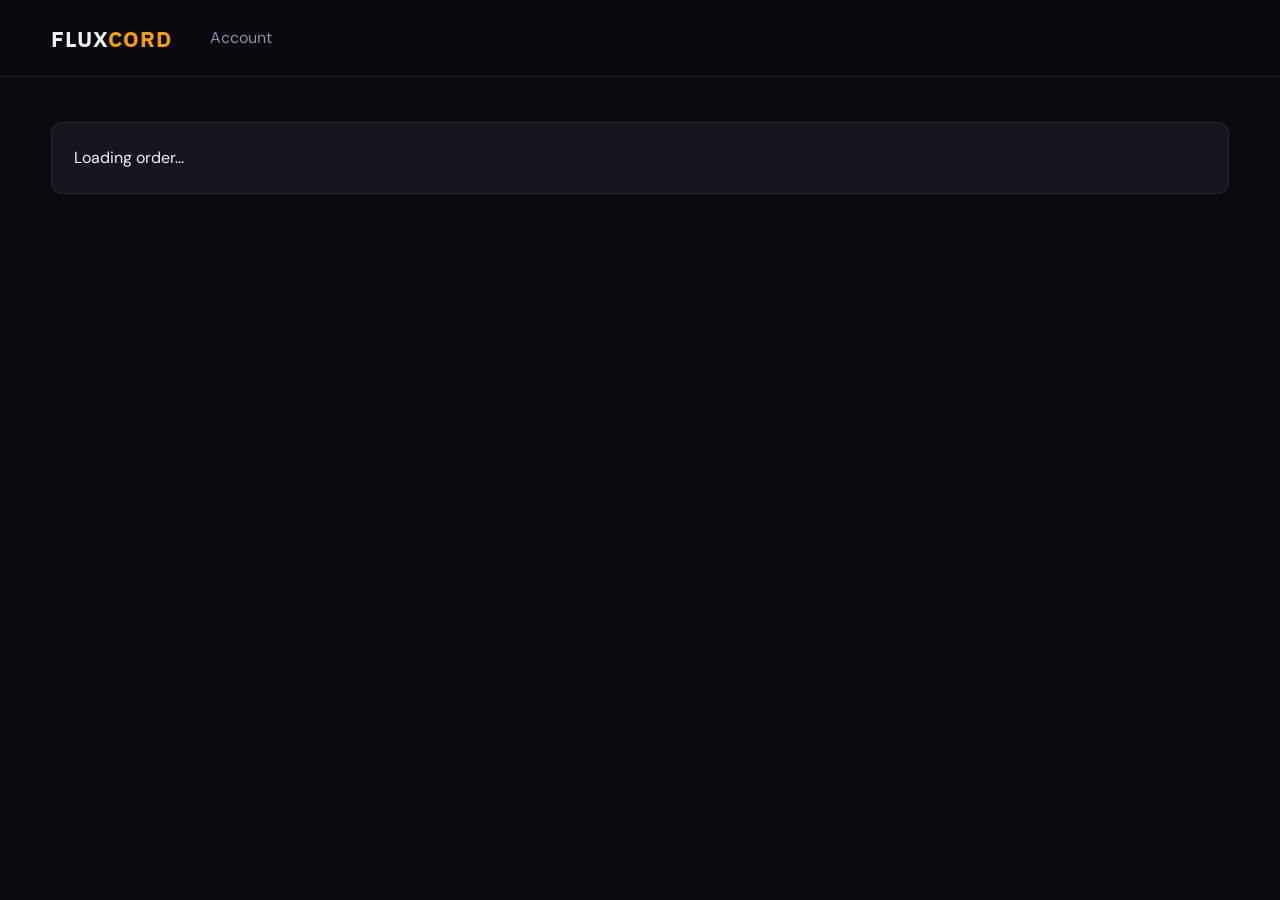
<file: checkout.html>
<!DOCTYPE html><html lang="en"><head><meta charset="UTF-8"><meta name="viewport" content="width=device-width,initial-scale=1"><base href="/"><title>Checkout — Fluxcord</title><link href="https://fonts.googleapis.com/css2?family=DM+Sans:wght@400;500;600;700&family=IBM+Plex+Sans:wght@600;700;800&display=swap" rel="stylesheet"><link rel="stylesheet" href="css/style.css"></head><body><header class="header"><div class="container nav"><a class="logo" href="index.html">FLUX<span>CORD</span></a><a class="cart" href="account.html">Account</a></div></header><main class="container page"><div id="orderCheckout"><div class="panel">Loading order...</div></div></main><script src="js/app.js"></script><script src="js/payments.js"></script><script>const oldRender=window.renderCheckoutPage;window.renderCheckoutPage=async function(){await oldRender();const method=document.querySelector('.order-status-page')?null:document.querySelector('.checkout p b')?.textContent; if(method)renderPaymentDestination(method)};document.addEventListener('DOMContentLoaded',()=>{setTimeout(()=>{const m=document.querySelector('.checkout p b')?.textContent;if(m)renderPaymentDestination(m)},400)});</script></body></html>
</file>
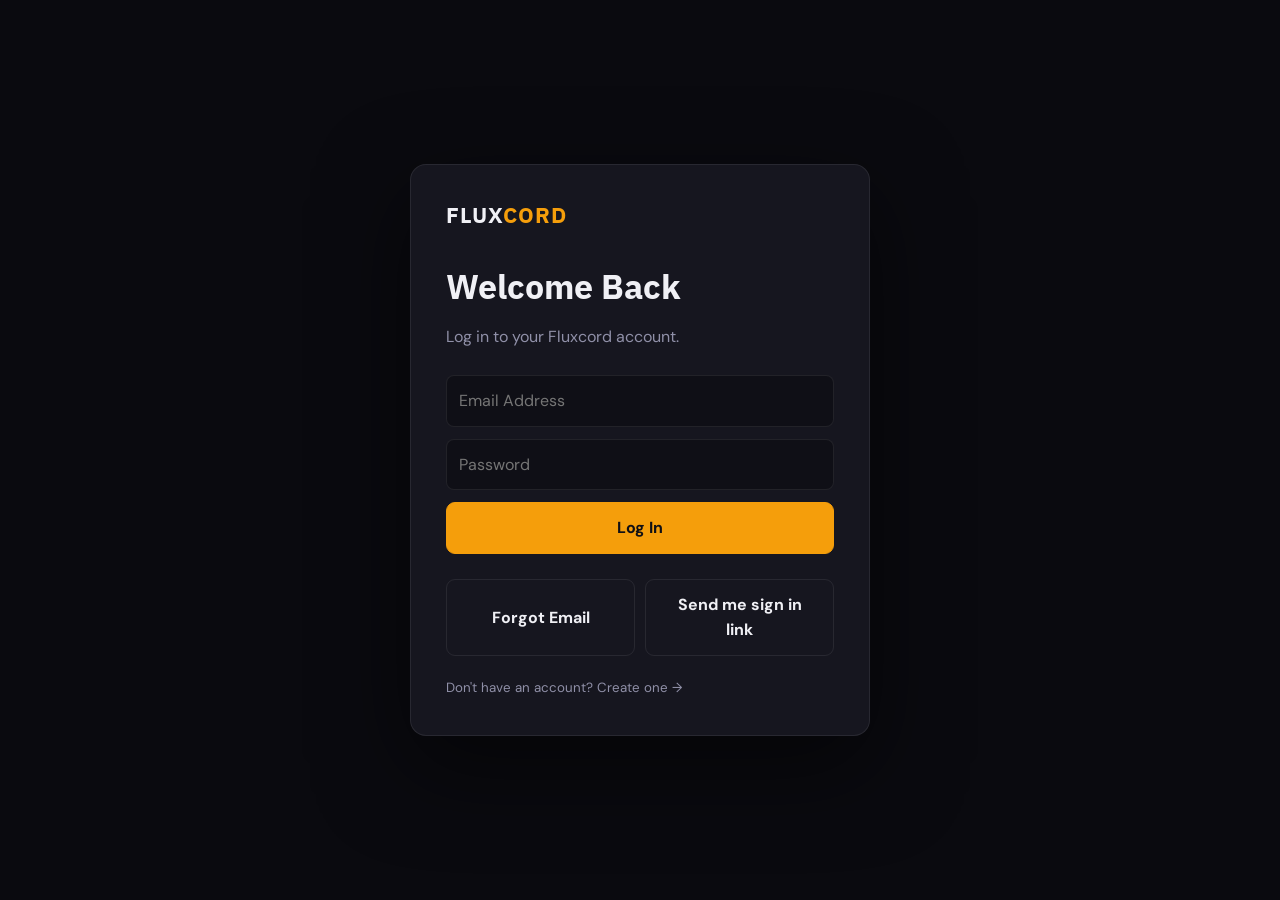
<file: login.html>
<!DOCTYPE html><html lang="en"><head><meta charset="UTF-8"><meta name="viewport" content="width=device-width,initial-scale=1"><base href="/"><title>Login — Fluxcord</title><link href="https://fonts.googleapis.com/css2?family=DM+Sans:wght@400;500;600;700&family=IBM+Plex+Sans:wght@600;700;800&display=swap" rel="stylesheet"><link rel="stylesheet" href="css/style.css"></head><body><main class="auth"><div class="auth-card"><a class="logo" href="index.html">FLUX<span>CORD</span></a><h1>Welcome Back</h1><p>Log in to your Fluxcord account.</p><form onsubmit="handleLogin(event)"><input id="loginEmail" type="email" placeholder="Email Address" autocomplete="email" required><input id="loginPassword" type="password" placeholder="Password" autocomplete="current-password" required><button class="btn full">Log In</button></form><div class="auth-links"><button type="button" class="btn outline" onclick="forgotEmail()">Forgot Email</button><button type="button" class="btn outline" onclick="sendMagicLink()">Send me sign in link</button></div><small>Don't have an account? <a href="register.html">Create one →</a></small></div></main><script src="js/app.js"></script></body></html>
</file>
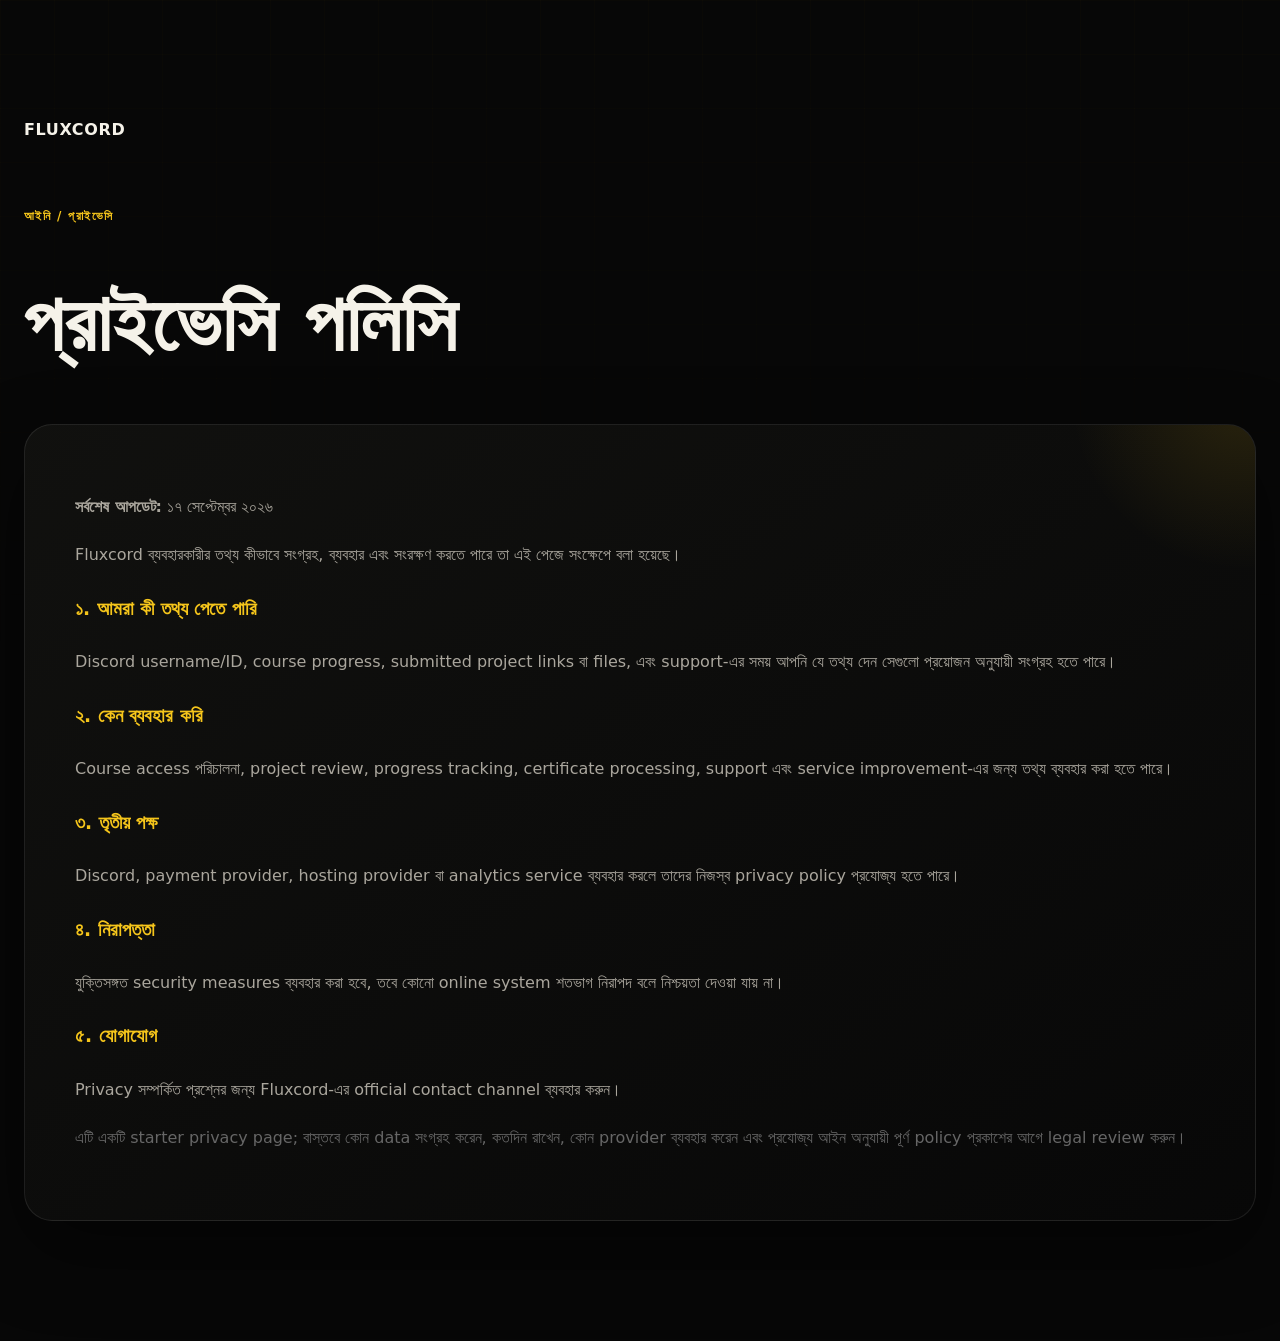
<file: privacy.html>
<!DOCTYPE html>
<html lang="bn">
<head>
<meta charset="UTF-8"><meta name="viewport" content="width=device-width,initial-scale=1.0">
<title>Fluxcord — Privacy Policy</title><link rel="stylesheet" href="style.css">
</head>
<body>
<div class="grid-bg"></div>
<main class="section"><div class="container">
<a class="brand" href="index.html"><span>FLUXCORD</span></a>
<div class="section-kicker" style="margin-top:70px">আইনি / প্রাইভেসি</div>
<h1 style="font-size:clamp(42px,7vw,80px)">প্রাইভেসি পলিসি</h1>
<div class="feature-card" style="display:block;line-height:2;color:#aaa69d">
<p><strong>সর্বশেষ আপডেট:</strong> ১৭ সেপ্টেম্বর ২০২৬</p>
<p>Fluxcord ব্যবহারকারীর তথ্য কীভাবে সংগ্রহ, ব্যবহার এবং সংরক্ষণ করতে পারে তা এই পেজে সংক্ষেপে বলা হয়েছে।</p>
<h3 style="color:#f5c51b">১. আমরা কী তথ্য পেতে পারি</h3><p>Discord username/ID, course progress, submitted project links বা files, এবং support-এর সময় আপনি যে তথ্য দেন সেগুলো প্রয়োজন অনুযায়ী সংগ্রহ হতে পারে।</p>
<h3 style="color:#f5c51b">২. কেন ব্যবহার করি</h3><p>Course access পরিচালনা, project review, progress tracking, certificate processing, support এবং service improvement-এর জন্য তথ্য ব্যবহার করা হতে পারে।</p>
<h3 style="color:#f5c51b">৩. তৃতীয় পক্ষ</h3><p>Discord, payment provider, hosting provider বা analytics service ব্যবহার করলে তাদের নিজস্ব privacy policy প্রযোজ্য হতে পারে।</p>
<h3 style="color:#f5c51b">৪. নিরাপত্তা</h3><p>যুক্তিসঙ্গত security measures ব্যবহার করা হবে, তবে কোনো online system শতভাগ নিরাপদ বলে নিশ্চয়তা দেওয়া যায় না।</p>
<h3 style="color:#f5c51b">৫. যোগাযোগ</h3><p>Privacy সম্পর্কিত প্রশ্নের জন্য Fluxcord-এর official contact channel ব্যবহার করুন।</p>
<p style="color:#666">এটি একটি starter privacy page; বাস্তবে কোন data সংগ্রহ করেন, কতদিন রাখেন, কোন provider ব্যবহার করেন এবং প্রযোজ্য আইন অনুযায়ী পূর্ণ policy প্রকাশের আগে legal review করুন।</p>
</div>
</div></main>
</body></html>
</file>
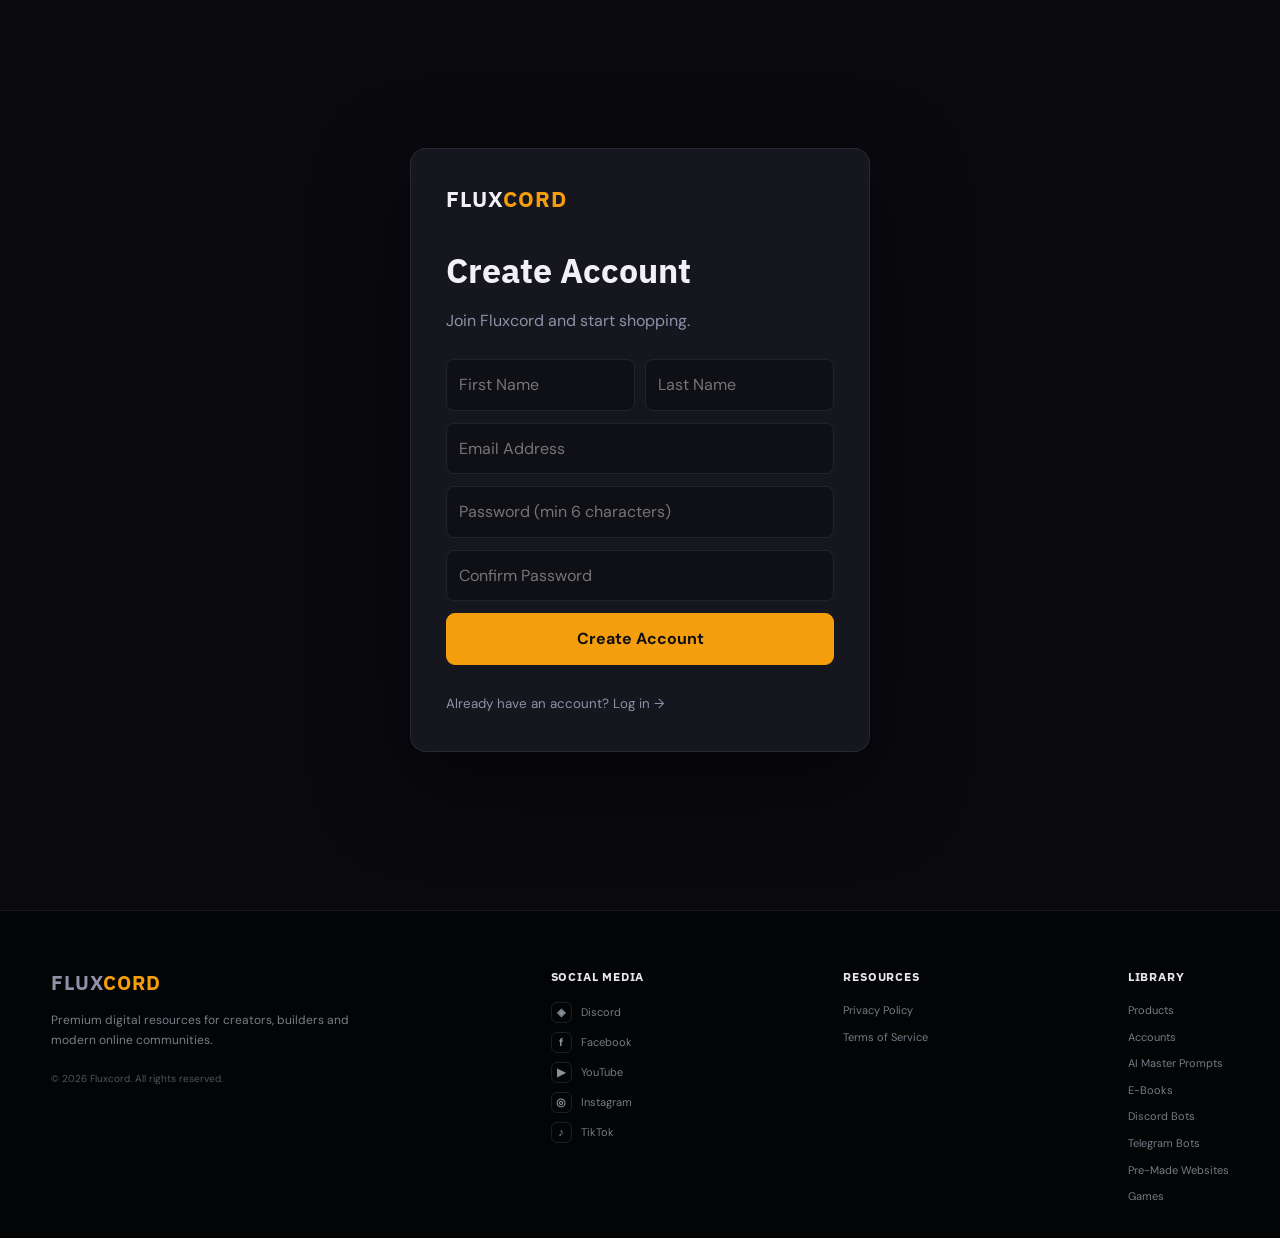
<file: register.html>
<!DOCTYPE html><html lang="en"><head><meta charset="UTF-8"><meta name="viewport" content="width=device-width,initial-scale=1"><base href="/"><title>Create Account — Fluxcord</title><link href="https://fonts.googleapis.com/css2?family=DM+Sans:wght@400;500;600;700&family=IBM+Plex+Sans:wght@600;700;800&display=swap" rel="stylesheet"><link rel="stylesheet" href="css/style.css"></head><body><main class="auth"><div class="auth-card"><a class="logo" href="index.html">FLUX<span>CORD</span></a><h1>Create Account</h1><p>Join Fluxcord and start shopping.</p><form onsubmit="handleRegister(event)"><div class="form-row"><input id="firstName" placeholder="First Name" autocomplete="given-name" required><input id="lastName" placeholder="Last Name" autocomplete="family-name" required></div><input id="registerEmail" type="email" placeholder="Email Address" autocomplete="email" required><input id="registerPassword" type="password" placeholder="Password (min 6 characters)" minlength="6" autocomplete="new-password" required><input id="registerConfirm" type="password" placeholder="Confirm Password" minlength="6" autocomplete="new-password" required><button class="btn full">Create Account</button></form><small>Already have an account? <a href="login.html">Log in →</a></small></div></main><script src="js/app.js"></script>
<footer class="site-footer">
  <div class="container footer-grid">
    <div class="footer-brand">
      <a class="logo" href="index.html">FLUX<span>CORD</span></a>
      <p>Premium digital resources for creators, builders and modern online communities.</p>
      <small>© <span class="footer-year">2026</span> Fluxcord. All rights reserved.</small>
    </div>
    <div class="footer-column">
      <h3>Social Media</h3>
      <a href="https://discord.com/" target="_blank" rel="noopener" aria-label="Discord"><span class="social-icon">◈</span> Discord</a>
      <a href="https://www.facebook.com/" target="_blank" rel="noopener" aria-label="Facebook"><span class="social-icon">f</span> Facebook</a>
      <a href="https://www.youtube.com/" target="_blank" rel="noopener" aria-label="YouTube"><span class="social-icon">▶</span> YouTube</a>
      <a href="https://www.instagram.com/" target="_blank" rel="noopener" aria-label="Instagram"><span class="social-icon">◎</span> Instagram</a>
      <a href="https://www.tiktok.com/" target="_blank" rel="noopener" aria-label="TikTok"><span class="social-icon">♪</span> TikTok</a>
    </div>
    <div class="footer-column">
      <h3>Resources</h3>
      <a href="privacy.html">Privacy Policy</a>
      <a href="terms.html">Terms of Service</a>
    </div>
    <div class="footer-column">
      <h3>Library</h3>
      <a href="shop.html">Products</a>
      <a href="account.html">Accounts</a>
      <a href="shop.html?cat=AI%20Master%20Prompts">AI Master Prompts</a>
      <a href="shop.html?cat=E-Books">E-Books</a>
      <a href="shop.html?cat=Discord%20Bots">Discord Bots</a>
      <a href="shop.html?cat=Telegram%20Bots">Telegram Bots</a>
      <a href="shop.html?cat=Pre-Made%20Websites">Pre-Made Websites</a>
      <a href="shop.html?cat=Games">Games</a>
    </div>
  </div>
</footer>
<script>document.querySelectorAll('.footer-year').forEach(e=>e.textContent=new Date().getFullYear());</script>
</body></html>
</file>
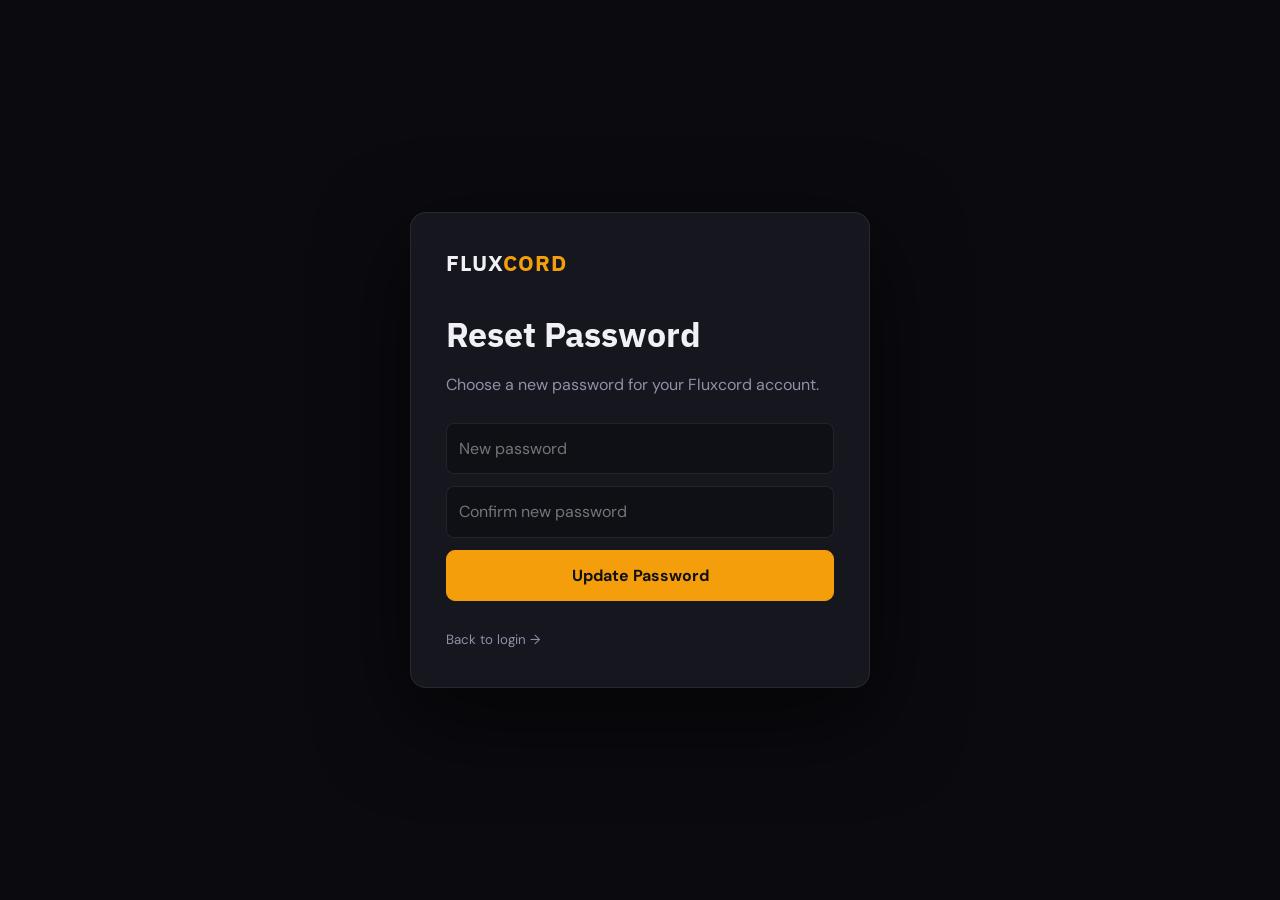
<file: reset-password.html>
<!DOCTYPE html><html lang="en"><head><meta charset="UTF-8"><meta name="viewport" content="width=device-width,initial-scale=1"><base href="/"><title>Reset Password — Fluxcord</title><link href="https://fonts.googleapis.com/css2?family=DM+Sans:wght@400;500;600;700&family=IBM+Plex+Sans:wght@600;700;800&display=swap" rel="stylesheet"><link rel="stylesheet" href="css/style.css"></head><body><main class="auth"><div class="auth-card"><a class="logo" href="index.html">FLUX<span>CORD</span></a><h1>Reset Password</h1><p>Choose a new password for your Fluxcord account.</p><form onsubmit="resetPassword(event)"><input id="newPassword" type="password" minlength="6" placeholder="New password" autocomplete="new-password" required><input id="newPassword2" type="password" minlength="6" placeholder="Confirm new password" autocomplete="new-password" required><button class="btn full">Update Password</button></form><small><a href="login.html">Back to login →</a></small></div></main><script src="js/app.js"></script><script>async function resetPassword(e){e.preventDefault();const a=document.querySelector('#newPassword').value,b=document.querySelector('#newPassword2').value;if(a!==b){toast('Passwords do not match.','error');return}const sb=await loadSupabase();if(!sb)return;const {error}=await sb.auth.updateUser({password:a});if(error){toast(error.message,'error');return}toast('Password updated successfully.','success');setTimeout(()=>location.href='login.html',900)}</script></body></html>
</file>
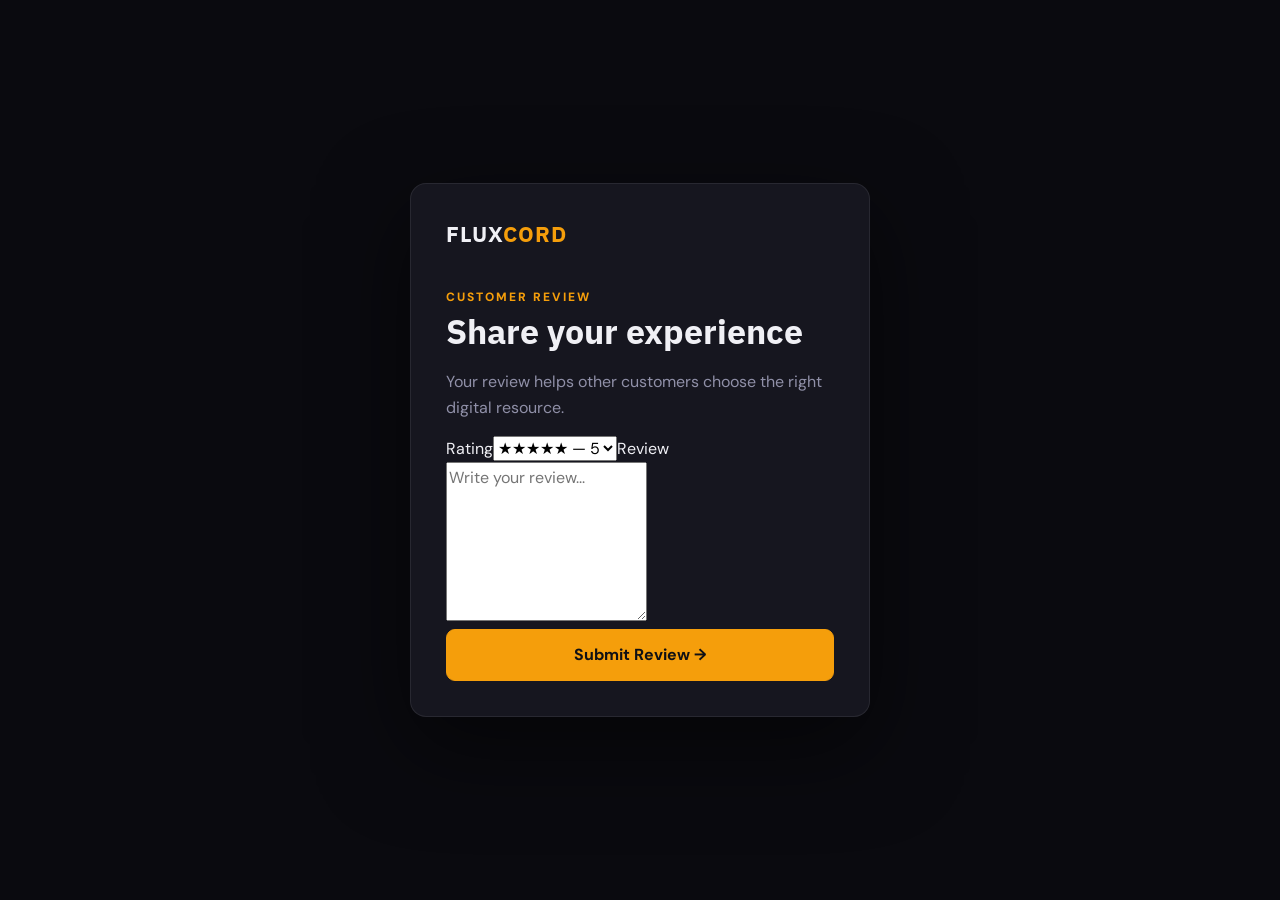
<file: review.html>
<!DOCTYPE html><html lang="en"><head><meta charset="UTF-8"><meta name="viewport" content="width=device-width,initial-scale=1"><base href="/"><title>Leave a Review — Fluxcord</title><link href="https://fonts.googleapis.com/css2?family=DM+Sans:wght@400;500;600;700&family=IBM+Plex+Sans:wght@600;700;800&display=swap" rel="stylesheet"><link rel="stylesheet" href="css/style.css"></head><body><main class="auth"><div class="auth-card"><a class="logo" href="index.html">FLUX<span>CORD</span></a><span class="eyebrow">CUSTOMER REVIEW</span><h1>Share your experience</h1><p>Your review helps other customers choose the right digital resource.</p><div id="reviewFormArea"><label>Rating<select id="reviewRating"><option value="5">★★★★★ — 5</option><option value="4">★★★★☆ — 4</option><option value="3">★★★☆☆ — 3</option><option value="2">★★☆☆☆ — 2</option><option value="1">★☆☆☆☆ — 1</option></select></label><label>Review<textarea id="reviewText" rows="6" placeholder="Write your review..." required></textarea></label><button class="btn full" onclick="submitReview()">Submit Review →</button></div></div></main><script src="js/app.js"></script><script>async function submitReview(){const u=await requireUser();if(!u)return;const id=new URLSearchParams(location.search).get('order');const text=document.querySelector('#reviewText').value.trim();if(!id||!text)return toast('Enter your review.','error');const sb=await loadSupabase(),{data:items}=await sb.from('order_items').select('product_id').eq('order_id',id).limit(1);if(!items?.[0]?.product_id)return toast('Order item not found.','error');const p=await sb.from('orders').select('status').eq('id',id).eq('user_id',u.id).single();if(p.data?.status!=='delivered')return toast('You can review delivered orders only.','error');const {error}=await sb.from('reviews').insert({user_id:u.id,order_id:id,product_id:items[0].product_id,rating:Number(document.querySelector('#reviewRating').value),review_text:text,reviewer_name:(await currentProfile())?.full_name||u.email?.split('@')[0],is_approved:true});if(error)return toast(error.message,'error');document.querySelector('#reviewFormArea').innerHTML='<div class="panel"><h2>Thank you.</h2><p>Your review has been submitted.</p><a class="btn" href="account.html">Back to account</a></div>'}</script></body></html>
</file>
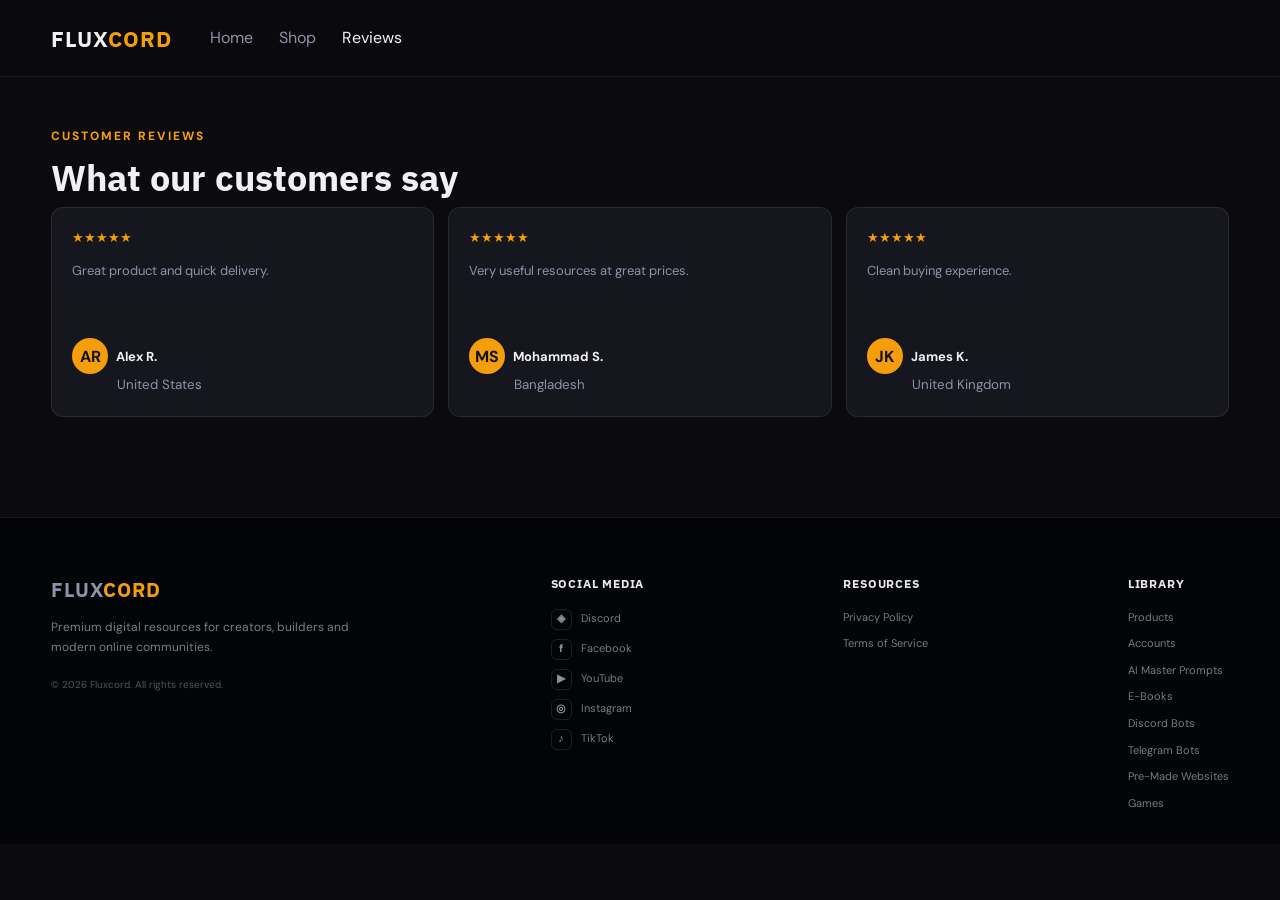
<file: reviews.html>
<!DOCTYPE html><html lang="en"><head><meta charset="UTF-8"><meta name="viewport" content="width=device-width,initial-scale=1"><base href="/"><title>Reviews — Fluxcord</title><link href="https://fonts.googleapis.com/css2?family=DM+Sans:wght@400;500;600;700&family=IBM+Plex+Sans:wght@600;700;800&display=swap" rel="stylesheet"><link rel="stylesheet" href="css/style.css"></head><body><header class="header"><div class="container nav"><a class="logo" href="index.html">FLUX<span>CORD</span></a><nav><a href="index.html">Home</a><a href="shop.html">Shop</a><a class="active" href="reviews.html">Reviews</a></nav></div></header><main class="container page"><span class="eyebrow">CUSTOMER REVIEWS</span><h1>What our customers say</h1><div class="reviews reviews-page"><article><div class="stars">★★★★★</div><p>Great product and quick delivery.</p><b>AR</b><strong>Alex R.</strong><small>United States</small></article><article><div class="stars">★★★★★</div><p>Very useful resources at great prices.</p><b>MS</b><strong>Mohammad S.</strong><small>Bangladesh</small></article><article><div class="stars">★★★★★</div><p>Clean buying experience.</p><b>JK</b><strong>James K.</strong><small>United Kingdom</small></article></div></main>
<footer class="site-footer">
  <div class="container footer-grid">
    <div class="footer-brand">
      <a class="logo" href="index.html">FLUX<span>CORD</span></a>
      <p>Premium digital resources for creators, builders and modern online communities.</p>
      <small>© <span class="footer-year">2026</span> Fluxcord. All rights reserved.</small>
    </div>
    <div class="footer-column">
      <h3>Social Media</h3>
      <a href="https://discord.com/" target="_blank" rel="noopener" aria-label="Discord"><span class="social-icon">◈</span> Discord</a>
      <a href="https://www.facebook.com/" target="_blank" rel="noopener" aria-label="Facebook"><span class="social-icon">f</span> Facebook</a>
      <a href="https://www.youtube.com/" target="_blank" rel="noopener" aria-label="YouTube"><span class="social-icon">▶</span> YouTube</a>
      <a href="https://www.instagram.com/" target="_blank" rel="noopener" aria-label="Instagram"><span class="social-icon">◎</span> Instagram</a>
      <a href="https://www.tiktok.com/" target="_blank" rel="noopener" aria-label="TikTok"><span class="social-icon">♪</span> TikTok</a>
    </div>
    <div class="footer-column">
      <h3>Resources</h3>
      <a href="privacy.html">Privacy Policy</a>
      <a href="terms.html">Terms of Service</a>
    </div>
    <div class="footer-column">
      <h3>Library</h3>
      <a href="shop.html">Products</a>
      <a href="account.html">Accounts</a>
      <a href="shop.html?cat=AI%20Master%20Prompts">AI Master Prompts</a>
      <a href="shop.html?cat=E-Books">E-Books</a>
      <a href="shop.html?cat=Discord%20Bots">Discord Bots</a>
      <a href="shop.html?cat=Telegram%20Bots">Telegram Bots</a>
      <a href="shop.html?cat=Pre-Made%20Websites">Pre-Made Websites</a>
      <a href="shop.html?cat=Games">Games</a>
    </div>
  </div>
</footer>
<script>document.querySelectorAll('.footer-year').forEach(e=>e.textContent=new Date().getFullYear());</script>
</body></html>
</file>
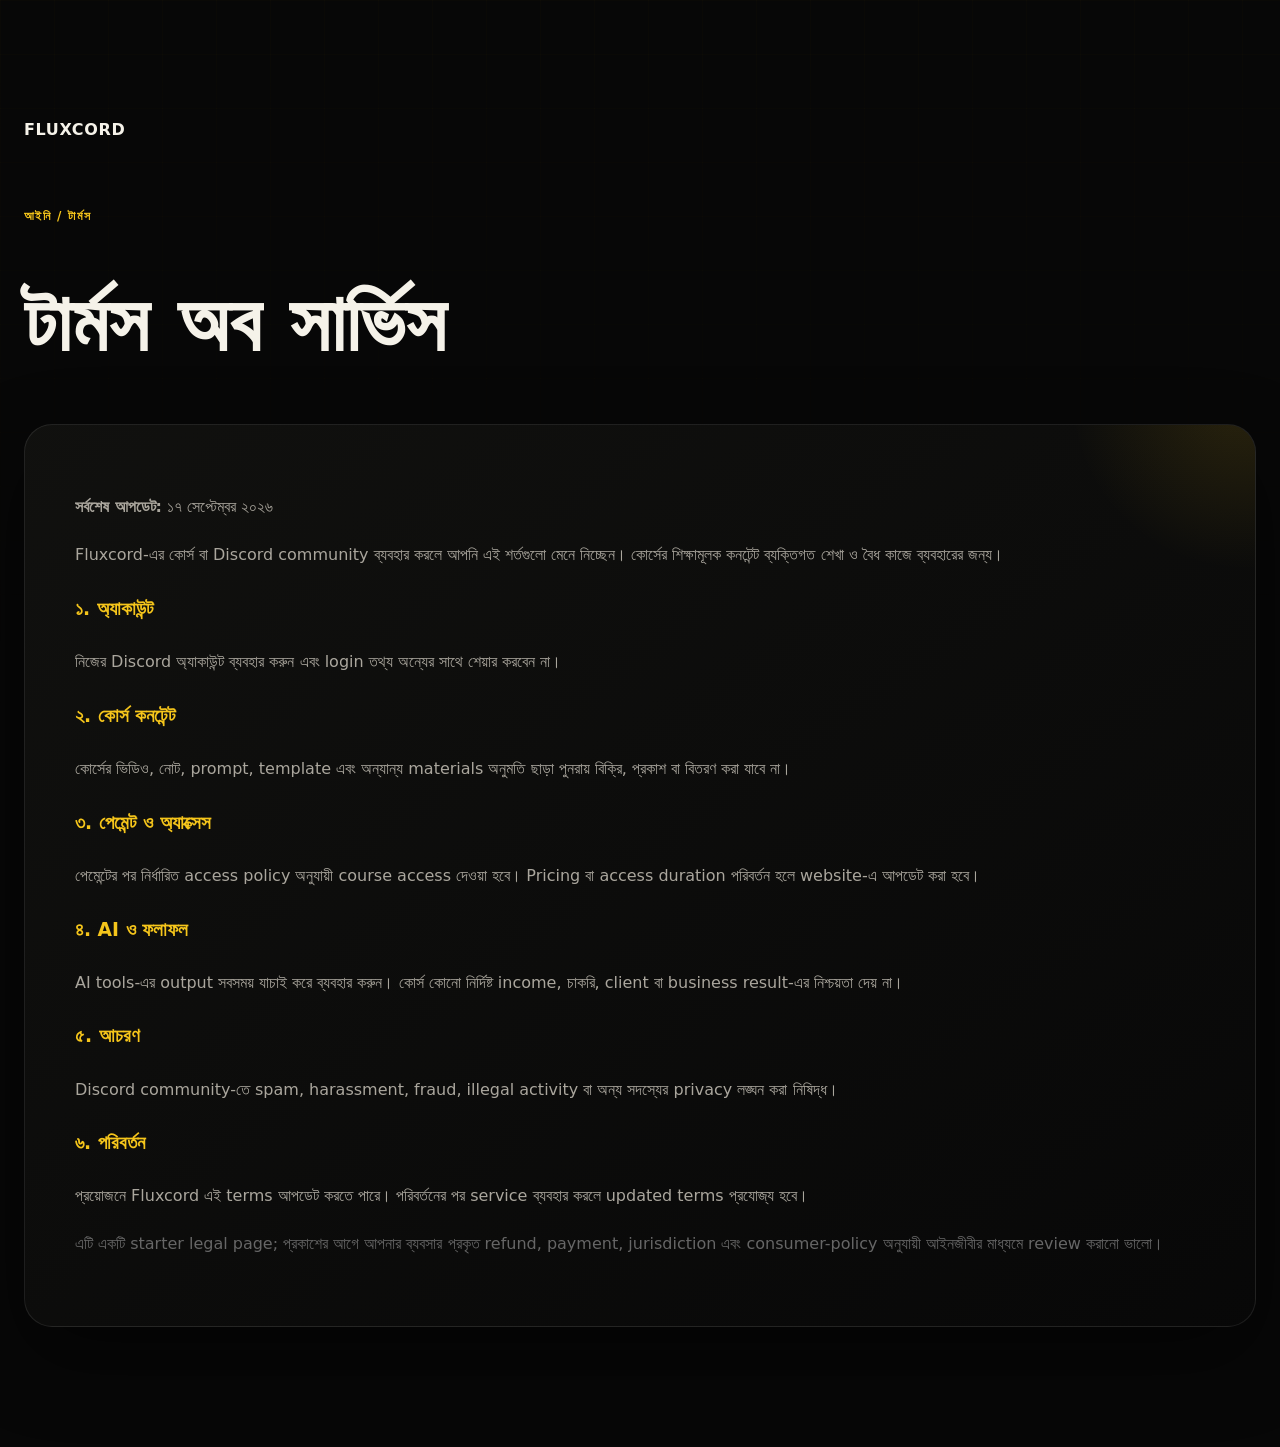
<file: terms.html>
<!DOCTYPE html>
<html lang="bn">
<head>
<meta charset="UTF-8"><meta name="viewport" content="width=device-width,initial-scale=1.0">
<title>Fluxcord — Terms of Service</title><link rel="stylesheet" href="style.css">
</head>
<body>
<div class="grid-bg"></div>
<main class="section"><div class="container">
<a class="brand" href="index.html"><span>FLUXCORD</span></a>
<div class="section-kicker" style="margin-top:70px">আইনি / টার্মস</div>
<h1 style="font-size:clamp(42px,7vw,80px)">টার্মস অব সার্ভিস</h1>
<div class="feature-card" style="display:block;line-height:2;color:#aaa69d">
<p><strong>সর্বশেষ আপডেট:</strong> ১৭ সেপ্টেম্বর ২০২৬</p>
<p>Fluxcord-এর কোর্স বা Discord community ব্যবহার করলে আপনি এই শর্তগুলো মেনে নিচ্ছেন। কোর্সের শিক্ষামূলক কনটেন্ট ব্যক্তিগত শেখা ও বৈধ কাজে ব্যবহারের জন্য।</p>
<h3 style="color:#f5c51b">১. অ্যাকাউন্ট</h3><p>নিজের Discord অ্যাকাউন্ট ব্যবহার করুন এবং login তথ্য অন্যের সাথে শেয়ার করবেন না।</p>
<h3 style="color:#f5c51b">২. কোর্স কনটেন্ট</h3><p>কোর্সের ভিডিও, নোট, prompt, template এবং অন্যান্য materials অনুমতি ছাড়া পুনরায় বিক্রি, প্রকাশ বা বিতরণ করা যাবে না।</p>
<h3 style="color:#f5c51b">৩. পেমেন্ট ও অ্যাক্সেস</h3><p>পেমেন্টের পর নির্ধারিত access policy অনুযায়ী course access দেওয়া হবে। Pricing বা access duration পরিবর্তন হলে website-এ আপডেট করা হবে।</p>
<h3 style="color:#f5c51b">৪. AI ও ফলাফল</h3><p>AI tools-এর output সবসময় যাচাই করে ব্যবহার করুন। কোর্স কোনো নির্দিষ্ট income, চাকরি, client বা business result-এর নিশ্চয়তা দেয় না।</p>
<h3 style="color:#f5c51b">৫. আচরণ</h3><p>Discord community-তে spam, harassment, fraud, illegal activity বা অন্য সদস্যের privacy লঙ্ঘন করা নিষিদ্ধ।</p>
<h3 style="color:#f5c51b">৬. পরিবর্তন</h3><p>প্রয়োজনে Fluxcord এই terms আপডেট করতে পারে। পরিবর্তনের পর service ব্যবহার করলে updated terms প্রযোজ্য হবে।</p>
<p style="color:#666">এটি একটি starter legal page; প্রকাশের আগে আপনার ব্যবসার প্রকৃত refund, payment, jurisdiction এবং consumer-policy অনুযায়ী আইনজীবীর মাধ্যমে review করানো ভালো।</p>
</div>
</div></main>
</body></html>
</file>
<file: css/style.css>
:root{--accent:#f59e0b;--accent-light:#fcd34d;--bg:#0a0a0f;--surface:#16161f;--surface2:#111119;--border:rgba(255,255,255,.08);--text:#f0f0f5;--text2:#9090a8;--font-head:"IBM Plex Sans",sans-serif;--font-body:"DM Sans",sans-serif;--radius:12px}*{box-sizing:border-box}html{scroll-behavior:smooth}body{margin:0;background:var(--bg);color:var(--text);font-family:var(--font-body);line-height:1.6}a{color:inherit;text-decoration:none}button,input,select,textarea{font:inherit}button{cursor:pointer}.container{width:min(1180px,92%);margin:auto}.header{position:sticky;top:0;z-index:20;background:rgba(10,10,15,.88);backdrop-filter:blur(16px);border-bottom:1px solid var(--border)}.nav{height:76px;display:flex;align-items:center;gap:38px}.logo{font:800 22px var(--font-head);letter-spacing:1px}.logo span{color:var(--accent)}nav{display:flex;gap:26px;margin-right:auto}nav a{color:var(--text2);transition:.2s}nav a:hover,nav a.active{color:var(--text)}.nav-actions{display:flex;gap:14px;align-items:center}.cart{color:var(--text2)}.cart b{background:var(--accent);color:#111;padding:2px 7px;border-radius:99px;font-size:12px}.btn{border:1px solid var(--accent);background:var(--accent);color:#101015;padding:12px 20px;border-radius:9px;font-weight:700;display:inline-flex;justify-content:center;align-items:center;gap:8px;transition:.22s}.btn:hover{transform:translateY(-2px);background:var(--accent-light)}.btn.outline{background:transparent;color:var(--text);border-color:var(--border)}.btn.outline:hover{border-color:var(--accent);color:var(--accent)}.btn.small{padding:8px 14px;font-size:14px}.btn.full{width:100%}.hero{min-height:620px;display:grid;grid-template-columns:1.1fr .9fr;align-items:center;gap:50px}.eyebrow{color:var(--accent);font-size:12px;font-weight:800;letter-spacing:2px}.hero h1{font:800 clamp(45px,6vw,76px)/1.02 var(--font-head);margin:15px 0}.hero h1 em{color:var(--accent);font-style:normal}.hero p{max-width:620px;color:var(--text2);font-size:18px}.actions{display:flex;gap:12px;flex-wrap:wrap;margin:28px 0}.stats{display:flex;gap:36px;margin-top:42px}.stats strong{display:block;font:800 23px var(--font-head)}.stats span{color:var(--text2);font-size:13px}.hero-art{height:450px;display:grid;place-items:center;position:relative}.orb{width:310px;height:310px;border-radius:50%;background:radial-gradient(circle at 35% 30%,#fcd34d,#f59e0b 30%,#4a2500 70%,transparent 71%);filter:blur(.2px);box-shadow:0 0 100px rgba(245,158,11,.28);animation:float 4s ease-in-out infinite}.product-preview{position:absolute;bottom:25px;right:15px;background:rgba(22,22,31,.92);border:1px solid var(--border);padding:22px;border-radius:16px;box-shadow:0 20px 60px #0008;display:grid;gap:4px}.product-preview span{color:var(--accent);font-size:11px;font-weight:800}.product-preview strong{font:800 23px var(--font-head)}.product-preview small{color:var(--text2)}@keyframes float{50%{transform:translateY(-15px) scale(1.02)}}.feature-strip{background:var(--surface2);border-block:1px solid var(--border)}.feature-grid{display:grid;grid-template-columns:repeat(5,1fr);gap:10px;padding:22px 0}.feature-grid div{display:grid;grid-template-columns:30px 1fr;align-items:center}.feature-grid b{font-size:13px}.feature-grid small{grid-column:2;color:var(--text2);font-size:11px}.section{padding:80px 0}.section-head,.page-title{display:flex;justify-content:space-between;align-items:end;gap:20px;margin-bottom:28px}.section-head h2,.page h1{font:800 36px var(--font-head);margin:6px 0}.section-head>a{color:var(--accent)}.category-grid{display:grid;grid-template-columns:repeat(7,1fr);gap:12px}.category{background:var(--surface);border:1px solid var(--border);border-radius:var(--radius);padding:20px;display:grid;gap:6px;transition:.25s}.category:hover{transform:translateY(-5px);border-color:var(--accent);box-shadow:0 15px 40px rgba(245,158,11,.1)}.category:first-letter{font-size:25px}.category strong{font-size:13px}.category small{color:var(--text2);font-size:11px}.product-grid{display:grid;grid-template-columns:repeat(3,1fr);gap:18px}.product{background:var(--surface);border:1px solid var(--border);border-radius:14px;overflow:hidden;transition:.25s}.product:hover{transform:translateY(-6px);box-shadow:0 18px 50px rgba(245,158,11,.12);border-color:#f59e0b66}.product-img{height:190px;background:linear-gradient(135deg,#252532,#12121a);display:grid;place-items:center;position:relative}.product-img .mock{font:800 25px var(--font-head);text-align:center;max-width:180px}.badge{position:absolute;top:12px;left:12px;background:var(--accent);color:#111;padding:4px 8px;border-radius:6px;font-size:10px;font-weight:800}.product-body{padding:17px}.category-label{font-size:11px;color:var(--accent)}.product h3{margin:5px 0 8px;font:700 18px var(--font-head)}.stars{color:var(--accent);font-size:13px}.product-foot{display:flex;justify-content:space-between;align-items:center;margin-top:15px}.price{font-weight:800;color:var(--accent);font-size:20px}.price del{font-size:12px;color:var(--text2);margin-left:5px}.add{background:transparent;color:var(--text);border:1px solid var(--border);border-radius:7px;padding:8px 11px}.add:hover{border-color:var(--accent);color:var(--accent)}.deal{margin:10px auto 80px;background:linear-gradient(115deg,#20170a,#15151e);border:1px solid #f59e0b55;border-radius:20px;padding:48px;display:grid;grid-template-columns:1.5fr .7fr;gap:40px;align-items:center}.deal h2{font:800 35px var(--font-head);max-width:650px}.deal p{color:var(--text2);max-width:650px}.deal-card{height:260px;border-radius:18px;background:linear-gradient(145deg,#3a2300,#17171e);border:1px solid #f59e0b66;padding:30px;display:flex;flex-direction:column;justify-content:center;box-shadow:inset 0 0 80px #f59e0b11}.deal-card div,.deal-card small{color:var(--accent);font-size:11px;font-weight:800}.deal-card strong{font:800 38px/1 var(--font-head);margin:12px 0}.countdown{font:800 24px var(--font-head);letter-spacing:2px}.reviews{display:grid;grid-template-columns:repeat(5,1fr);gap:14px}.reviews article{background:var(--surface);border:1px solid var(--border);border-radius:12px;padding:20px}.reviews p{color:var(--text2);font-size:13px;min-height:64px}.reviews article>b{display:inline-grid;place-items:center;width:36px;height:36px;border-radius:50%;background:var(--accent);color:#111;margin-right:8px}.reviews article>strong{font-size:13px}.reviews article>small{display:block;color:var(--text2);margin-left:45px}.page{padding:45px 0 90px}.crumb{color:var(--text2);font-size:13px;margin-bottom:30px}.shop-layout{display:grid;grid-template-columns:260px 1fr;gap:30px}.filters,.panel,.account-side,.admin-side{background:var(--surface);border:1px solid var(--border);border-radius:var(--radius);padding:22px}.filters{height:max-content;position:sticky;top:95px}.filters label,.checkout label{display:block;font-size:13px;color:var(--text2);margin:20px 0 7px}.filters select,.filters input,.checkout input,.checkout select,.checkout textarea,.auth-card input{width:100%;background:#0f0f16;color:var(--text);border:1px solid var(--border);padding:12px;border-radius:8px;outline:none}.filters select:focus,.checkout input:focus,.checkout select:focus,.auth-card input:focus{border-color:var(--accent)}.filters output{display:block;color:var(--accent);font-weight:700;margin:8px 0}.filter-actions{display:grid;gap:8px;margin-top:25px}.result-count{color:var(--text2);margin-bottom:14px}.pagination{display:flex;justify-content:center;gap:7px;margin-top:35px}.pagination button{background:var(--surface);border:1px solid var(--border);color:var(--text);padding:9px 14px;border-radius:7px}.pagination .active{background:var(--accent);color:#111}.cart-layout{display:grid;grid-template-columns:1fr 360px;gap:25px}.cart-row{display:grid;grid-template-columns:72px 1fr 90px 100px 35px;gap:15px;align-items:center;border-bottom:1px solid var(--border);padding:16px 0}.thumb{width:72px;height:72px;border-radius:9px;background:#24242f;display:grid;place-items:center;font-size:24px}.qty{display:flex}.qty button,.qty input{width:30px;height:32px;background:#0e0e14;border:1px solid var(--border);color:var(--text);text-align:center}.remove{background:none;border:0;color:#e55;font-size:22px}.summary{position:sticky;top:95px}.summary div{display:flex;justify-content:space-between;margin:12px 0}.account-layout,.admin-grid{display:grid;grid-template-columns:260px 1fr;gap:30px}.account-side,.admin-side{height:max-content}.avatar{width:62px;height:62px;border-radius:50%;display:grid;place-items:center;background:var(--accent);color:#111;font-weight:800;font-size:20px}.account-side p{color:var(--text2);font-size:12px}.account-side a,.admin-side a{display:block;padding:12px;margin:3px 0;border-radius:7px;color:var(--text2)}.account-side a.active,.admin-side a.active{background:var(--accent);color:#111}.logout{color:#e55!important}.account-stats,.status-grid{display:grid;grid-template-columns:repeat(3,1fr);gap:14px;margin:25px 0}.account-stats div,.status-grid div{background:var(--surface);border:1px solid var(--border);border-radius:12px;padding:22px}.account-stats b,.status-grid b{display:block;font:800 28px var(--font-head);color:var(--accent)}.account-stats span,.status-grid span{color:var(--text2);font-size:12px}.status-grid{grid-template-columns:repeat(5,1fr)}.auth{min-height:100vh;display:grid;place-items:center;padding:25px}.auth-card{width:min(460px,100%);background:var(--surface);border:1px solid var(--border);border-radius:16px;padding:35px;box-shadow:0 30px 90px #0008}.auth-card .logo{display:block;margin-bottom:35px}.auth-card h1{font:800 34px var(--font-head);margin:0}.auth-card p,.auth-card small{color:var(--text2)}.auth-card form{display:grid;gap:12px;margin:25px 0}.form-row{display:grid;grid-template-columns:1fr 1fr;gap:10px}.admin-label{margin-right:auto;color:var(--accent);font-size:12px;font-weight:800}.checkout{display:grid;grid-template-columns:1fr 360px;gap:25px}.checkout textarea{min-height:100px;resize:vertical}.checkout select{display:block}.reviews-page{grid-template-columns:repeat(3,1fr)}footer{border-top:1px solid var(--border);padding:28px 0;color:var(--text2)}footer .container{display:flex;justify-content:space-between;gap:20px;font-size:12px}footer strong{color:var(--text)}@media(max-width:900px){.hero{grid-template-columns:1fr;padding:70px 0}.hero-art{height:350px}.feature-grid{grid-template-columns:repeat(2,1fr)}.category-grid{grid-template-columns:repeat(2,1fr)}.product-grid{grid-template-columns:repeat(2,1fr)}.reviews{grid-template-columns:repeat(2,1fr)}.shop-layout,.cart-layout,.account-layout,.admin-grid,.checkout{grid-template-columns:1fr}.filters,.summary{position:static}.status-grid{grid-template-columns:repeat(2,1fr)}}@media(max-width:600px){.nav{gap:14px}.nav nav{display:none}.nav-actions .btn{display:none}.hero h1{font-size:45px}.stats{gap:15px;flex-wrap:wrap}.feature-grid,.product-grid,.reviews,.reviews-page{grid-template-columns:1fr}.section{padding:55px 0}.deal{grid-template-columns:1fr;padding:28px;margin-bottom:50px}.page-title{align-items:start;flex-direction:column}.cart-row{grid-template-columns:55px 1fr 30px}.cart-row .qty,.cart-row .unit,.cart-row .subtotal{display:none}.thumb{width:55px;height:55px}.form-row{grid-template-columns:1fr}footer .container{flex-direction:column}.category-grid{grid-template-columns:1fr 1fr}}

/* Fluxcord v2 visual updates */
.hero-art .logo-orb{width:320px;height:320px;border-radius:50%;display:grid;place-items:center;background:radial-gradient(circle,rgba(245,158,11,.12),rgba(245,158,11,.02) 62%,transparent 70%);border:1px solid rgba(245,158,11,.18);box-shadow:0 0 80px rgba(245,158,11,.10);animation:float 4s ease-in-out infinite}
.logo-orb img{width:210px;height:210px;object-fit:contain;filter:drop-shadow(0 18px 35px rgba(0,0,0,.45))}
.why-us{padding:18px 0 72px;background:linear-gradient(180deg,transparent,#071116 22%,#071116 82%,transparent)}
.why-heading{display:grid;grid-template-columns:1.1fr .9fr;align-items:end;gap:60px;margin-bottom:40px}
.why-heading h2{font:800 clamp(44px,5.4vw,70px)/.96 var(--font-head);letter-spacing:-2.5px;margin:14px 0 0}
.why-heading p{color:var(--text2);font-size:17px;max-width:560px;margin:0 0 8px}
.why-grid{display:grid;grid-template-columns:1.8fr 1fr 1fr;gap:14px}
.why-card,.trust-card{background:rgba(8,18,22,.82);border:1px solid rgba(111,157,165,.17);border-radius:20px;min-height:215px;padding:22px;box-shadow:inset 0 1px rgba(255,255,255,.015);transition:.25s}
.why-card:hover,.trust-card:hover{border-color:rgba(245,158,11,.35);transform:translateY(-3px)}
.why-top{display:flex;justify-content:space-between;align-items:center;margin-bottom:24px}.why-top small{color:#6e7679;font-size:11px;font-weight:800}
.icon-box{width:45px;height:45px;border:1px solid rgba(0,229,255,.25);background:rgba(0,229,255,.06);border-radius:12px;display:grid;place-items:center;color:#08eaff;font-size:20px}
.why-card h3{font:800 20px var(--font-head);margin:5px 0 6px}.why-card p{color:#7d8588;font-size:13px;margin:0 0 18px}.flow-main{display:flex;gap:44px;align-items:center;padding:12px 18px 35px}.flow-main>div:last-child{max-width:430px}.flow-main small{color:#737d80;font-weight:700}.flow-main h3{font-size:31px;margin:2px 0}.flow-check{width:125px;height:125px;flex:none;border-radius:50%;display:grid;place-items:center;border:7px solid #162127;outline:1px solid rgba(0,229,255,.28);color:#08eaff;font-size:32px;background:rgba(0,229,255,.04)}
.flow-line{border-top:2px solid #0be8ef;display:flex;justify-content:space-between;padding-top:10px;color:#788184;font-size:11px;font-weight:800}.flow-line span:first-child,.flow-line span{color:#788184}.flow-line span::first-letter{color:#08eaff}
.progress{height:4px;background:#202a2d;border-radius:5px;overflow:hidden;margin-top:20px}.progress i{display:block;height:100%;width:85%;background:#08eaff}
.support-status{color:#a2aaad;font-size:11px}.support-status:first-letter{color:#36df8b}
.trust-card{grid-column:2/4;display:flex;align-items:center;gap:22px;min-height:128px;padding:18px 20px;flex-wrap:wrap}.trust-user{display:flex;align-items:center;gap:12px;min-width:250px}.mini-logo{width:45px;height:45px;border-radius:12px;overflow:hidden;background:#111b20;border:1px solid rgba(0,229,255,.25);display:grid;place-items:center}.mini-logo img{width:38px;height:38px;object-fit:contain}.trust-user small,.trust-user b{display:block}.trust-user small{font-size:10px;color:#737d80}.trust-user b{font-size:14px}.trust-stat{padding-left:22px;border-left:1px solid rgba(255,255,255,.08);min-width:120px}.trust-stat b{display:block;color:#08eaff;font:800 20px var(--font-head)}.trust-stat small{font-size:9px;color:#667174;font-weight:800}.trust-tags{width:100%;display:flex;gap:8px}.trust-tags span{border:1px solid rgba(255,255,255,.08);background:#0c171b;border-radius:99px;padding:7px 11px;color:#747d80;font-size:10px}.trust-tags span:first-letter{color:#08eaff}
.image-category{padding:0;overflow:hidden;min-height:180px;position:relative}.image-category img{width:100%;height:180px;display:block;object-fit:cover;transition:.35s;filter:saturate(.8) brightness(.78)}.image-category div{position:absolute;inset:auto 0 0;padding:42px 15px 14px;background:linear-gradient(transparent,rgba(5,8,10,.96));display:grid;gap:3px}.image-category:hover img{transform:scale(1.06);filter:saturate(1) brightness(.9)}.image-category strong{font-size:14px}.image-category small{font-size:11px;color:#a4abad}
.marquee{display:block;overflow:hidden;position:relative;width:100%}.reviews-track{display:flex;width:max-content;gap:14px;animation:customerLoop 30s linear infinite}.marquee:hover .reviews-track{animation-play-state:paused}.reviews-track article{width:250px;flex:0 0 250px}.reviews-track article:nth-child(5){margin-right:0}@keyframes customerLoop{from{transform:translateX(0)}to{transform:translateX(-50%)}} 
@media(max-width:900px){.why-heading{grid-template-columns:1fr;gap:20px}.why-grid{grid-template-columns:1fr 1fr}.flow-card{grid-column:1/3}.trust-card{grid-column:1/3}.flow-main{gap:20px}.trust-stat{padding-left:12px}.hero-art .logo-orb{width:270px;height:270px}.logo-orb img{width:180px;height:180px}}
@media(max-width:600px){.why-grid{grid-template-columns:1fr}.flow-card,.trust-card{grid-column:auto}.flow-main{padding-inline:0;gap:15px}.flow-check{width:85px;height:85px}.flow-main h3{font-size:23px}.flow-line{font-size:9px}.trust-card{display:grid;grid-template-columns:1fr 1fr}.trust-user{grid-column:1/3}.trust-tags{grid-column:1/3}.why-heading h2{letter-spacing:-1.5px}.hero-art .logo-orb{width:240px;height:240px}.logo-orb img{width:155px;height:155px}}


/* Fluxcord final polish: Why Fluxcord + responsive category system + professional footer */
.why-us{padding:22px 0 78px;background:linear-gradient(180deg,transparent,#0b1015 18%,#0b1015 84%,transparent)}
.why-heading{display:grid;grid-template-columns:1.05fr .95fr;align-items:end;gap:60px;margin-bottom:34px}
.why-heading h2{font:800 clamp(40px,5vw,64px)/.98 var(--font-head);letter-spacing:-2.4px;margin:13px 0 0}
.why-heading p{color:var(--text2);font-size:16px;max-width:520px;margin:0 0 6px}
.why-grid{display:grid;grid-template-columns:minmax(0,.95fr) minmax(0,1.65fr);gap:16px;align-items:stretch}
.why-card,.trust-card{background:linear-gradient(145deg,#111923,#0d1218);border:1px solid rgba(245,158,11,.14);border-radius:18px;min-height:250px;padding:24px;box-shadow:0 20px 55px rgba(0,0,0,.22),inset 0 1px rgba(255,255,255,.025);transition:.25s}
.why-card:hover,.trust-card:hover{border-color:rgba(245,158,11,.42);transform:translateY(-3px)}
.flow-card{grid-column:auto}
.why-top{display:flex;justify-content:space-between;align-items:center;margin-bottom:26px}.why-top small{color:#7d858c;font-size:10px;font-weight:800;letter-spacing:1.2px}
.icon-box{width:44px;height:44px;border:1px solid rgba(245,158,11,.28);background:rgba(245,158,11,.08);border-radius:11px;display:grid;place-items:center;color:var(--accent);font-size:19px}
.flow-main{display:flex;gap:22px;align-items:center;padding:6px 0 30px}.flow-main>div:last-child{max-width:430px}.flow-main small{color:#7d858c;font-size:10px;font-weight:800;letter-spacing:1px}.flow-main h3{font:800 clamp(23px,2.3vw,31px)/1.05 var(--font-head);margin:6px 0 8px}.flow-main p{color:#7f8991;font-size:13px;margin:0}
.flow-check{width:88px;height:88px;flex:none;border-radius:50%;display:grid;place-items:center;border:5px solid #202a31;outline:1px solid rgba(245,158,11,.32);color:var(--accent);font-size:27px;background:rgba(245,158,11,.04);box-shadow:0 0 35px rgba(245,158,11,.08)}
.flow-line{border-top:1px solid rgba(245,158,11,.4);display:flex;justify-content:space-between;gap:12px;padding-top:12px;color:#818b92;font-size:10px;font-weight:800}.flow-line span::first-letter{color:var(--accent)}
.trust-card{display:grid;grid-template-columns:minmax(220px,1.15fr) repeat(3,minmax(120px,1fr));align-items:center;gap:20px;min-height:250px}
.trust-heading{display:flex;align-items:center;gap:14px}.mini-logo{width:52px;height:52px;border-radius:13px;overflow:hidden;background:#0c1218;border:1px solid rgba(245,158,11,.22);display:grid;place-items:center;flex:none}.mini-logo img{width:42px;height:42px;object-fit:contain}.trust-heading small{display:block;color:#737d85;font-size:9px;font-weight:800;letter-spacing:1.2px}.trust-heading h3{margin:4px 0 0;font:800 19px/1.1 var(--font-head)}
.trust-stat{padding-left:20px;border-left:1px solid rgba(255,255,255,.09)}.trust-stat b{display:block;color:var(--accent);font:800 clamp(25px,3vw,34px)/1 var(--font-head)}.trust-stat small{display:block;margin-top:7px;font-size:9px;color:#737d85;font-weight:800;letter-spacing:1px}
.trust-tags{display:none}
.category-grid{display:grid;grid-template-columns:repeat(auto-fit,minmax(155px,1fr));gap:14px}
.image-category{padding:0;overflow:hidden;min-width:0;position:relative;display:block;background:var(--surface);border:1px solid var(--border);border-radius:14px;transition:.25s}.image-category:hover{transform:translateY(-5px);border-color:rgba(245,158,11,.65);box-shadow:0 18px 45px rgba(245,158,11,.1)}
.category-thumb{width:100%;aspect-ratio:16/9;overflow:hidden;background:#121722}.category-thumb img{width:100%;height:100%;display:block;object-fit:cover;transition:.35s;filter:saturate(.86) brightness(.82)}.image-category:hover .category-thumb img{transform:scale(1.05);filter:saturate(1) brightness(.95)}
.category-info{padding:13px 14px 15px;display:grid;gap:3px}.category-info strong{font-size:13px;line-height:1.3}.category-info small{font-size:10px;color:var(--text2)}
.site-footer{margin-top:10px;background:#030406;border-top:1px solid rgba(255,255,255,.08);padding:58px 0 32px}.footer-grid{display:grid;grid-template-columns:1.55fr repeat(3,1fr);gap:45px}.footer-brand .logo{display:inline-block;font-size:20px;margin-bottom:14px}.footer-brand p{color:#777f87;font-size:12px;line-height:1.7;max-width:300px;margin:0 0 18px}.footer-brand>small{color:#4f565d;font-size:10px}.footer-column{display:flex;flex-direction:column;gap:9px}.footer-column h3{margin:0 0 9px;color:#e8e8ec;font:700 12px var(--font-head);letter-spacing:.8px;text-transform:uppercase}.footer-column a{color:#747d85;font-size:11px;display:flex;align-items:center;gap:9px;transition:.2s}.footer-column a:hover{color:var(--accent);transform:translateX(2px)}.social-icon{width:21px;height:21px;display:inline-grid;place-items:center;border:1px solid rgba(255,255,255,.1);border-radius:6px;color:#8a9299;font-size:11px;font-weight:800}.footer-column a:hover .social-icon{border-color:rgba(245,158,11,.4);color:var(--accent)}
@media(max-width:1000px){.why-grid{grid-template-columns:1fr}.trust-card{grid-template-columns:1.3fr repeat(3,1fr);min-height:190px}.footer-grid{grid-template-columns:1.5fr repeat(2,1fr)}.footer-column:last-child{grid-column:2/4}}
@media(max-width:700px){.why-heading{grid-template-columns:1fr;gap:15px}.why-heading h2{letter-spacing:-1.5px}.trust-card{grid-template-columns:1fr 1fr;gap:18px;min-height:0}.trust-heading{grid-column:1/-1}.trust-stat{padding-left:14px}.trust-stat:nth-child(2){border-left:0;padding-left:0}.flow-main{gap:16px}.flow-check{width:70px;height:70px;font-size:23px}.flow-line{font-size:9px}.category-grid{grid-template-columns:repeat(2,minmax(0,1fr));gap:10px}.category-info{padding:11px 11px 13px}.category-info strong{font-size:12px}.site-footer{padding:45px 0 28px}.footer-grid{grid-template-columns:1fr 1fr;gap:32px 25px}.footer-brand{grid-column:1/-1}.footer-column:last-child{grid-column:auto}}
@media(max-width:430px){.category-grid{grid-template-columns:1fr}.trust-card{grid-template-columns:1fr}.trust-heading,.trust-stat{grid-column:auto}.trust-stat:nth-child(2){border-left:1px solid rgba(255,255,255,.09);padding-left:14px}.flow-main{align-items:flex-start}.flow-check{margin-top:3px}.flow-line{gap:7px}}

.legal-page{max-width:900px}.legal-updated{color:var(--text2);font-size:12px;margin:-12px 0 35px}.legal-content{background:var(--surface);border:1px solid var(--border);border-radius:16px;padding:32px 35px}.legal-content h2{font:800 20px var(--font-head);margin:0 0 8px;padding-top:16px}.legal-content h2:first-child{padding-top:0}.legal-content p{color:var(--text2);font-size:13px;line-height:1.8;margin:0 0 22px}.legal-content a{color:var(--accent)}
@media(max-width:600px){.legal-content{padding:23px 20px}.legal-content h2{font-size:18px}}


/* Fluxcord category + price-range fix */
.image-category{padding:0;position:relative;display:block;aspect-ratio:16/9;min-height:0;overflow:hidden;background:#121722}
.image-category .category-thumb{position:absolute;inset:0;width:100%;height:100%;aspect-ratio:auto;z-index:0}
.image-category .category-thumb img{width:100%;height:100%;object-fit:cover;object-position:center;display:block}
.image-category .category-info{position:absolute;left:0;right:0;bottom:0;z-index:2;padding:38px 14px 13px;display:block;background:linear-gradient(180deg,transparent 0%,rgba(4,6,9,.18) 25%,rgba(4,6,9,.92) 100%)}
.image-category .category-info strong{display:block;font-size:13px;line-height:1.25;color:#f2f2f5;text-shadow:0 1px 10px rgba(0,0,0,.7)}
.image-category .category-info small{display:none!important}
.category-grid{grid-template-columns:repeat(7,minmax(0,1fr));gap:14px}
.price-range{position:relative;display:grid;gap:7px;margin-top:4px}
.price-range input{padding:0!important;background:transparent!important;border:0!important;height:18px;accent-color:var(--accent);cursor:pointer}
.price-range input:first-child{margin-bottom:-12px}
.price-values{display:flex;align-items:center;justify-content:space-between;color:var(--accent);font-weight:700;font-size:12px;margin-top:7px}
.price-values span{color:var(--text2);font-weight:400}
@media(max-width:1200px){.category-grid{grid-template-columns:repeat(4,minmax(0,1fr))}}
@media(max-width:900px){.category-grid{grid-template-columns:repeat(3,minmax(0,1fr))}}
@media(max-width:600px){.category-grid{grid-template-columns:repeat(2,minmax(0,1fr));gap:10px}.image-category .category-info{padding:32px 10px 10px}.image-category .category-info strong{font-size:11px}}
@media(max-width:430px){.category-grid{grid-template-columns:1fr 1fr}.image-category .category-info strong{font-size:10px}}

/* Final Supabase/admin build */
.product-img img{width:100%;height:100%;object-fit:cover;display:block}.product-img{overflow:hidden}.admin-section-head{display:flex;align-items:center;justify-content:space-between;gap:16px;margin-bottom:16px}.admin-product,.admin-order{padding:16px 0;border-top:1px solid #ffffff10}.admin-product{display:flex;align-items:center;justify-content:space-between;gap:16px}.admin-product small,.admin-order small{display:block;color:var(--text2);margin-top:5px}.admin-order-head{display:flex;justify-content:space-between;gap:16px}.admin-order-items{display:flex;flex-wrap:wrap;gap:7px;margin:12px 0}.admin-order-items span{padding:6px 9px;border-radius:8px;background:#ffffff08;color:var(--text2);font-size:12px}.admin-order-actions{display:flex;gap:8px;align-items:center;flex-wrap:wrap}.admin-order-actions select,.admin-order-actions input{min-height:40px}.modal{display:none;position:fixed;inset:0;z-index:9998;align-items:center;justify-content:center;padding:20px;background:#000b;overflow:auto}.modal-card{width:min(620px,100%);background:#11141c;border:1px solid #ffffff14;border-radius:16px;padding:24px;box-shadow:0 30px 90px #000b}.modal-card label{display:block;margin:12px 0}.modal-card input,.modal-card select,.modal-card textarea{width:100%;margin-top:6px}.form-checks{display:flex;gap:20px;flex-wrap:wrap;margin:15px 0}.form-checks label{margin:0;display:flex;align-items:center;gap:8px}.form-checks input{width:auto}.status{padding:5px 9px;border-radius:999px;background:#ffffff0b;text-transform:capitalize}.status.delivered{color:#4ade80}.status.cancelled,.status.refunded{color:#fb7185}.status.under_review{color:#fbbf24}.status.pending{color:#a5b4fc}
@media(max-width:700px){.admin-section-head,.admin-product,.admin-order-head{align-items:flex-start;flex-direction:column}.admin-order-actions{align-items:stretch}.admin-order-actions select,.admin-order-actions input,.admin-order-actions button{width:100%}}
/* Fluxcord v2 */
.product-actions{display:flex;gap:7px;flex-wrap:wrap;justify-content:flex-end}.product-actions .add{font-size:12px}.image-category{position:relative;padding:0;overflow:hidden;aspect-ratio:16/9;min-height:145px}.image-category .category-thumb{position:absolute;inset:0}.image-category .category-thumb img{width:100%;height:100%;object-fit:cover;display:block}.image-category .category-thumb:after{content:"";position:absolute;inset:0;background:linear-gradient(transparent 35%,rgba(0,0,0,.82))}.image-category .category-info{position:absolute;left:0;right:0;bottom:0;z-index:2;padding:26px 15px 13px}.image-category .category-info strong{font-size:14px;text-shadow:0 2px 10px #000}.auth-links{display:flex;gap:10px;flex-wrap:wrap;margin:12px 0 18px}.auth-links .btn{flex:1;min-width:150px}.product-detail-grid{display:grid;grid-template-columns:1fr 1fr;gap:25px}.product-detail-media{padding:0;overflow:hidden;min-height:420px;display:grid;place-items:center}.product-detail-media img{width:100%;height:100%;max-height:520px;object-fit:cover}.detail-description{color:var(--text2);white-space:pre-wrap}.detail-price{font:800 34px var(--font-head);color:var(--accent);margin:22px 0}.detail-section{margin-top:25px}.review-list{display:grid;gap:12px}.review-list article{border-top:1px solid var(--border);padding:15px 0}.review-list article span{color:var(--accent);margin-left:10px}.review-list article p{color:var(--text2)}.history-row,.panel-inner>div{display:flex;justify-content:space-between;gap:15px;padding:12px 0;border-bottom:1px solid var(--border)}.crypto-box,.payment-destination{margin:14px 0;padding:15px;border:1px solid #f59e0b55;background:#1d1609;border-radius:10px}.crypto-box small{display:block;color:var(--text2);margin-top:5px}.payment-destination{display:flex;align-items:center;justify-content:space-between;gap:10px;margin-top:8px}.status-timeline{display:grid;grid-template-columns:repeat(3,1fr);gap:10px;margin:30px 0}.status-timeline>div{padding:17px;border:1px solid var(--border);border-radius:12px;color:var(--text2)}.status-timeline .done{border-color:#22c55e55;color:#d9ffe3;background:#0d1b12}.status-timeline b{float:right;color:#22c55e}.admin-section-head{display:flex;justify-content:space-between;align-items:center;gap:15px;margin-bottom:18px}.admin-section-head h2{margin:4px 0}.admin-product,.admin-order,.admin-review,.admin-customer{padding:16px 0;border-top:1px solid var(--border)}.admin-product,.admin-order-head,.admin-order-actions,.admin-customer{display:flex;align-items:center;justify-content:space-between;gap:12px;flex-wrap:wrap}.admin-product small,.admin-order-head small,.admin-customer small,.admin-review small{display:block;color:var(--text2);margin-top:4px}.admin-order-items{display:flex;gap:8px;flex-wrap:wrap;margin:12px 0}.admin-order-items span{padding:6px 9px;border:1px solid var(--border);border-radius:7px;color:var(--text2);font-size:12px}.order-meta{color:var(--text2);font-size:12px;overflow-wrap:anywhere}.admin-order-actions input{min-width:180px;flex:1;background:#0f0f16;color:var(--text);border:1px solid var(--border);padding:9px;border-radius:7px}.admin-order-actions select,.admin-customer input{background:#0f0f16;color:var(--text);border:1px solid var(--border);padding:9px;border-radius:7px}.admin-tabs{display:flex;gap:7px;flex-wrap:wrap;margin-bottom:12px}.admin-tabs button{background:#0f0f16;border:1px solid var(--border);color:var(--text2);padding:8px 12px;border-radius:7px}.admin-tabs button.active{background:var(--accent);color:#111;border-color:var(--accent)}.admin-customer{align-items:flex-end}.admin-customer label{color:var(--text2);font-size:12px}.admin-customer input{display:block;width:130px;margin-top:5px}.modal{display:none;position:fixed;inset:0;z-index:100;background:#000b;align-items:center;justify-content:center;padding:20px}.modal-card{width:min(650px,100%);max-height:90vh;overflow:auto;background:var(--surface);border:1px solid var(--border);border-radius:16px;padding:24px}.form-checks{display:flex;gap:20px;flex-wrap:wrap}.form-checks label{display:flex;gap:8px;align-items:center}.checkout .actions{justify-content:space-between}.checkout .actions .btn{min-width:140px}
@media(max-width:800px){.product-detail-grid{grid-template-columns:1fr}.product-detail-media{min-height:300px}.status-timeline{grid-template-columns:1fr}.image-category{min-height:125px}}
</file>
<file: style.css>
:root{
  --bg:#070707;
  --panel:#0d0d0c;
  --panel-2:#11110f;
  --text:#f5f2e9;
  --muted:#8f8d86;
  --gold:#f5c51b;
  --gold-2:#ffd83d;
  --line:rgba(245,197,27,.20);
  --white-line:rgba(255,255,255,.09);
  --shadow:0 30px 80px rgba(0,0,0,.45);
}
*{box-sizing:border-box}
html{scroll-behavior:smooth}
body{margin:0;background:var(--bg);color:var(--text);font-family:"Noto Sans Bengali",system-ui,sans-serif;overflow-x:hidden}
a{color:inherit;text-decoration:none}
button{font:inherit}
.container{width:min(1280px,calc(100% - 48px));margin:auto}
.grid-bg{position:fixed;inset:0;pointer-events:none;opacity:.22;background-image:linear-gradient(rgba(245,197,27,.08) 1px,transparent 1px),linear-gradient(90deg,rgba(245,197,27,.08) 1px,transparent 1px);background-size:54px 54px;mask-image:linear-gradient(to bottom,#000,transparent 92%);z-index:-2}
.noise{position:fixed;inset:0;pointer-events:none;opacity:.025;z-index:50;background-image:url("data:image/svg+xml,%3Csvg viewBox='0 0 180 180' xmlns='http://www.w3.org/2000/svg'%3E%3Cfilter id='n'%3E%3CfeTurbulence type='fractalNoise' baseFrequency='.9' numOctaves='3' stitchTiles='stitch'/%3E%3C/filter%3E%3Crect width='100%25' height='100%25' filter='url(%23n)' opacity='.5'/%3E%3C/svg%3E")}
.nav-wrap{position:sticky;top:14px;z-index:20;padding:0 0 10px}
.nav{height:68px;margin-top:14px;border:1px solid var(--white-line);border-radius:22px;background:rgba(9,9,8,.78);backdrop-filter:blur(18px);display:flex;align-items:center;justify-content:space-between;padding:0 18px 0 22px;box-shadow:0 15px 50px rgba(0,0,0,.3)}
.brand{display:flex;align-items:center;gap:11px;font-weight:900;letter-spacing:.04em}
.brand-mark{width:31px;height:31px;display:block;position:relative}
.brand-mark img{width:100%;height:100%;object-fit:contain}
.logo-fallback{display:none;place-items:center;width:100%;height:100%;border-radius:9px;background:var(--gold);color:#080808;font-weight:900}
.nav-links{display:flex;gap:34px;color:#a9a69d;font-weight:600}
.nav-links a,.footer a{transition:.25s ease}
.nav-links a:hover,.footer a:hover{color:var(--gold)}
.nav-actions{display:flex;align-items:center;gap:10px}
.lang-btn{border:1px solid var(--white-line);background:#11110f;color:#c9c6bc;border-radius:14px;padding:10px 13px;display:flex;gap:7px;align-items:center}
.btn{display:inline-flex;align-items:center;justify-content:center;gap:14px;border-radius:15px;padding:14px 22px;font-weight:800;transition:transform .25s ease,box-shadow .25s ease,border-color .25s ease}
.btn:hover{transform:translateY(-3px)}
.btn-primary{background:var(--gold);color:#090909;box-shadow:0 12px 35px rgba(245,197,27,.16)}
.btn-primary:hover{box-shadow:0 18px 50px rgba(245,197,27,.28)}
.btn-ghost{border:1px solid var(--white-line);background:#0b0b0a;color:#e8e4da}
.btn-outline{border:1px solid rgba(245,197,27,.5);color:var(--gold);background:rgba(245,197,27,.03)}
.btn-small{padding:10px 15px;border-radius:14px}
.btn-wide{width:100%}
.section{padding:120px 0}
.section-tight{padding-top:80px}
.eyebrow,.section-kicker,.mini-label{color:var(--gold);font-size:12px;font-weight:900;letter-spacing:.12em}
.eyebrow{display:flex;align-items:center;gap:9px;margin-bottom:22px}
.dot,.live-pill b,.online b,.footer-status b{width:7px;height:7px;background:#55e36c;border-radius:50%;display:inline-block;box-shadow:0 0 12px #55e36c}
.hero{padding-top:90px;min-height:760px;display:flex;align-items:center}
.hero-grid{display:grid;grid-template-columns:1.05fr .95fr;gap:70px;align-items:center}
.hero h1{font-size:clamp(48px,6.2vw,92px);line-height:1.02;margin:0 0 25px;font-weight:900;letter-spacing:-.05em}
.hero h1 span,.section-heading h2 span,.cert-copy h2 span{color:var(--gold);text-decoration:underline;text-decoration-thickness:3px;text-underline-offset:9px}
.hero-desc{max-width:680px;color:#aaa69d;font-size:18px;line-height:2;margin:0 0 30px}
.hero-actions{display:flex;gap:12px;flex-wrap:wrap}
.terminal-card{border:1px solid rgba(245,197,27,.25);border-radius:30px;background:#080808;box-shadow:var(--shadow),inset 0 1px 0 rgba(255,255,255,.04);overflow:hidden;transform:perspective(1000px) rotateY(-4deg);transition:transform .5s ease}
.terminal-card:hover{transform:perspective(1000px) rotateY(0) translateY(-6px)}
.terminal-top{height:62px;border-bottom:1px solid rgba(255,255,255,.07);display:flex;align-items:center;padding:0 20px;gap:14px;color:#6f6d68}
.window-dots{display:flex;gap:8px}
.window-dots span{width:12px;height:12px;background:#373735;border-radius:50%}
.terminal-top strong{flex:1;text-align:center;color:#77736b;letter-spacing:.03em}
.online{display:flex;align-items:center;gap:8px;color:#59dd69;font-size:12px;font-weight:900;letter-spacing:.1em}
.terminal-body{padding:40px 45px;font-family:ui-monospace,SFMono-Regular,Menlo,monospace;font-size:16px}
.terminal-command{color:#e8e5dc;margin-bottom:27px}
.terminal-muted{color:#54514c;margin-bottom:28px}
.terminal-line{color:#59dd69;margin:22px 0}
.terminal-line span{margin-right:12px}
.type-line{color:#bdb8ad;margin-top:28px;min-height:26px}
.type-line i{display:inline-block;width:9px;height:18px;background:var(--gold);vertical-align:-3px;animation:blink .8s infinite}
@keyframes blink{50%{opacity:0}}
.terminal-panel{margin-top:38px;padding:28px;border:1px solid rgba(255,255,255,.09);border-radius:22px;background:#0d0d0c}
.panel-item{margin:16px 0;color:var(--gold)}
.panel-item span{color:#aaa69d;margin-left:12px}
.processing{display:flex;align-items:center;gap:14px;color:var(--gold);margin-top:22px}
.progress{height:7px;width:85px;background:#3a3833;border-radius:10px;overflow:hidden}
.progress b{display:block;height:100%;width:62%;background:var(--gold);animation:progress 2s infinite alternate}
@keyframes progress{to{width:88%}}
.processing small{color:#77736b}
.section-heading{margin:22px 0 36px}
.section-heading.split{display:flex;justify-content:space-between;align-items:end;gap:50px}
.section-heading h2{font-size:clamp(34px,4.2vw,62px);line-height:1.15;margin:0;font-weight:900;letter-spacing:-.04em}
.section-heading p{max-width:570px;color:#8e8b84;line-height:1.9;margin:0}
.feature-card,.chart-card,.course-card{border:1px solid var(--white-line);border-radius:28px;background:linear-gradient(145deg,rgba(18,18,16,.92),rgba(8,8,8,.96));box-shadow:var(--shadow);position:relative;overflow:hidden}
.feature-card{padding:50px;display:grid;grid-template-columns:1.2fr .8fr;gap:50px}
.feature-card:before,.course-card:before,.chart-card:before{content:"";position:absolute;width:380px;height:380px;right:-180px;top:-220px;background:radial-gradient(circle,rgba(245,197,27,.13),transparent 65%);pointer-events:none}
.feature-copy h3,.course-top h3,.chart-head h3{font-size:28px;margin:15px 0}
.feature-copy p{color:#8e8b84;line-height:2}
.chips{display:flex;gap:10px;flex-wrap:wrap;margin-top:25px}
.chips span{border:1px solid rgba(245,197,27,.15);background:rgba(245,197,27,.04);padding:9px 12px;border-radius:100px;color:#c5c1b6;font-size:13px}
.chips i{color:var(--gold)}
.stats-grid{display:grid;gap:12px}
.stat{border:1px solid var(--white-line);background:#0a0a09;border-radius:19px;padding:23px;display:grid;grid-template-columns:45px 1fr;column-gap:12px}
.stat small{grid-row:span 2;color:var(--gold);font-weight:900}
.stat strong{font-size:26px}
.stat span{color:#77746d;font-size:13px}
.tiny-note{font-size:11px;color:#59564f;margin:13px 3px}
.chart-card{padding:38px 38px 25px}
.chart-head{display:flex;justify-content:space-between;align-items:end;gap:30px;margin-bottom:25px}
.chart-head h3{margin:8px 0 0}
.chart-legend{display:flex;gap:20px;color:#77746d;font-size:12px}
.legend-dot{width:8px;height:8px;border-radius:50%;display:inline-block;margin-right:6px;background:var(--gold)}
.dot-b{background:#f9e48c}
.chart-wrap{position:relative;border:1px solid rgba(245,197,27,.16);border-radius:18px;padding:18px 18px 0;background:#0b0b09}
.chart-wrap svg{display:block;width:100%;height:420px}
.chart-grid line{stroke:rgba(255,255,255,.07);stroke-dasharray:5 8}
.line{fill:none;stroke-width:4;vector-effect:non-scaling-stroke}
.line-a{stroke:#d89e12}
.line-b{stroke:#f9e48c}
.area{fill:url(#areaA)}
.points-a circle{fill:#d89e12;stroke:#0b0b09;stroke-width:3}
.points-b circle{fill:#f9e48c;stroke:#0b0b09;stroke-width:3}
.chart-labels{display:flex;justify-content:space-between;color:#57544e;font-size:11px;padding:10px 2px 13px}
.chart-tooltip{position:absolute;top:42px;right:60px;width:145px;padding:12px 14px;background:#14130f;border:1px solid rgba(245,197,27,.4);border-radius:10px;display:grid;gap:5px;pointer-events:none;box-shadow:0 15px 35px #0008;transition:.12s ease}
.chart-tooltip b{color:var(--gold);font-size:12px}.chart-tooltip span{font-size:10px;color:#77746d;display:flex;justify-content:space-between}.chart-tooltip strong{color:#ddd8cb}
.price-block{text-align:right}.price{font-size:42px;font-weight:900;color:var(--gold)}.price small{font-size:14px;color:#77746d}.price-block del{display:block;color:#626058;margin-top:4px}
.course-card{display:grid;grid-template-columns:1fr 350px}
.course-main{padding:42px}.course-side{border-left:1px solid var(--white-line);padding:42px;background:rgba(245,197,27,.025)}
.course-top{display:flex;justify-content:space-between;gap:20px;align-items:start}.course-top h3{font-size:31px}.badge{color:#0a0a08;background:var(--gold);font-size:10px;font-weight:900;padding:7px 10px;border-radius:100px}
.module-grid{display:grid;grid-template-columns:repeat(3,1fr);gap:9px;margin:30px 0}
.module-grid div{border:1px solid var(--white-line);border-radius:13px;padding:12px;display:flex;gap:10px;align-items:center;background:#0b0b0a;color:#a8a49a;font-size:12px}
.module-grid b{color:var(--gold);font-size:10px}
.bonus-row{display:flex;gap:9px;flex-wrap:wrap}.bonus-row span{font-size:11px;color:#9b978d;border:1px solid var(--white-line);padding:9px 10px;border-radius:10px}.bonus-row i{color:var(--gold)}
.side-label{font-size:12px;font-weight:900;color:var(--gold);letter-spacing:.08em}.course-side ul{padding:0;list-style:none;display:grid;gap:16px;color:#aaa69d;font-size:13px;line-height:1.5;margin:22px 0 30px}.course-side li{display:flex;gap:10px}.course-side li i{color:var(--gold);flex:none}.secure{display:block;text-align:center;color:#5d5a54;margin-top:13px;font-size:10px}
.cert-section{padding-top:90px}.cert-grid{display:grid;grid-template-columns:1fr 1fr;align-items:center;gap:90px}
.certificate{min-height:430px;border:1px solid rgba(245,197,27,.42);border-radius:26px;background:#0b0b0a;padding:45px;position:relative;box-shadow:0 30px 90px rgba(0,0,0,.55);transform:rotate(-2deg);transition:.5s}.certificate:hover{transform:rotate(0) translateY(-7px)}
.cert-ring{position:absolute;right:45px;top:42px;width:88px;height:88px;border:1px solid rgba(245,197,27,.55);border-radius:50%;display:grid;place-content:center;text-align:center;color:var(--gold);font-weight:900;font-size:18px}.cert-ring small{font-size:8px}
.cert-small{color:#77746d;font-size:11px;font-weight:900;letter-spacing:.12em}.certificate h3{font-size:42px;margin:95px 0 7px}.certificate p{color:#77746d}.cert-lines{display:flex;gap:50px;margin:50px 0 25px}.cert-lines span{height:1px;background:#6c685f;flex:1}.certificate>small{color:#77746d}
.cert-copy h2{font-size:clamp(44px,5vw,76px);line-height:1.02;margin:0 0 25px;letter-spacing:-.05em}.cert-copy p{color:#929087;line-height:2;max-width:560px}.cert-points{display:grid;gap:11px;color:#a7a39a;margin:25px 0}.cert-points span{color:#bdb8ac}.cert-points span::first-letter{color:var(--gold)}
.reviews-section{overflow:hidden}.live-pill{display:flex;gap:8px;align-items:center;color:#67db70;border:1px solid rgba(103,219,112,.2);padding:8px 12px;border-radius:100px;font-size:11px}
.review-marquee{overflow:hidden;mask-image:linear-gradient(90deg,transparent,#000 7%,#000 93%,transparent)}
.review-track{display:flex;width:max-content;gap:14px;animation:marquee 48s linear infinite}.review-track:hover{animation-play-state:paused}
.review-card{width:360px;border:1px solid var(--white-line);background:#0b0b0a;border-radius:20px;padding:25px;min-height:250px}.review-label{font-size:9px;color:var(--gold);letter-spacing:.14em;font-weight:900}.review-card h3{margin:14px 0 9px;font-size:18px}.review-card p{color:#8d8981;font-size:13px;line-height:1.9}.stars{color:var(--gold);letter-spacing:3px;margin-top:17px}
@keyframes marquee{to{transform:translateX(-50%)}}
.footer{border-top:1px solid var(--white-line);padding:75px 0 20px;background:#050505}.footer-grid{display:grid;grid-template-columns:1.7fr 1fr 1fr 1fr;gap:50px}.footer-brand{font-size:20px}.footer p{color:#77736b;margin:22px 0}.footer h4{font-size:12px;color:#6e6a63;margin:0 0 20px}.footer a{display:block;color:#74716a;font-size:13px;margin:12px 0}.footer-status{font-size:11px;color:#5e5a54;display:flex;align-items:center;gap:8px}.footer-bottom{border-top:1px solid rgba(255,255,255,.05);margin-top:50px;padding-top:20px;display:flex;justify-content:space-between;color:#45423e;font-size:10px}
.reveal{opacity:0;transform:translateY(25px);transition:opacity .8s ease,transform .8s ease}.reveal.visible{opacity:1;transform:none}.delay-1{transition-delay:.12s}
@media(max-width:1000px){.hero-grid,.feature-card,.cert-grid{grid-template-columns:1fr}.hero{padding-top:50px}.terminal-card{transform:none}.course-card{grid-template-columns:1fr}.course-side{border-left:0;border-top:1px solid var(--white-line)}.module-grid{grid-template-columns:repeat(2,1fr)}.footer-grid{grid-template-columns:1fr 1fr}.section-heading.split{align-items:start;flex-direction:column}.price-block{text-align:left}}
@media(max-width:700px){.container{width:min(100% - 28px,1280px)}.nav{height:auto;min-height:62px}.nav-links{display:none}.nav-actions .lang-btn{display:none}.hero h1{font-size:48px}.hero-desc{font-size:15px}.terminal-body{padding:25px 20px;font-size:12px}.feature-card,.chart-card,.course-main,.course-side{padding:25px}.chart-wrap svg{height:260px}.module-grid{grid-template-columns:1fr}.cert-grid{gap:50px}.certificate{min-height:350px;padding:30px}.certificate h3{font-size:33px}.cert-ring{right:25px;top:25px}.footer-grid{grid-template-columns:1fr 1fr;gap:35px}.footer-grid>div:first-child{grid-column:1/-1}.footer-bottom{gap:15px;flex-direction:column}}


/* ===== Discount Popup ===== */
body.popup-open { overflow: hidden; }

.discount-popup {
  position: fixed;
  inset: 0;
  z-index: 99999;
  display: grid;
  place-items: center;
  opacity: 0;
  visibility: hidden;
  pointer-events: none;
  transition: opacity .35s ease, visibility .35s ease;
}
.discount-popup.show {
  opacity: 1;
  visibility: visible;
  pointer-events: auto;
}
.discount-overlay {
  position: absolute;
  inset: 0;
  background: rgba(0,0,0,.78);
  backdrop-filter: blur(10px);
}
.discount-card {
  position: relative;
  width: min(92vw, 510px);
  padding: 42px 32px 34px;
  text-align: center;
  border: 1px solid rgba(245,197,66,.55);
  border-radius: 24px;
  background:
    radial-gradient(circle at 50% 0%, rgba(245,197,66,.18), transparent 48%),
    #090909;
  box-shadow: 0 30px 100px rgba(0,0,0,.75), 0 0 70px rgba(245,197,66,.13);
  transform: translateY(20px) scale(.96);
  transition: transform .45s cubic-bezier(.2,.8,.2,1);
  overflow: hidden;
}
.discount-popup.show .discount-card {
  transform: translateY(0) scale(1);
}
.discount-close {
  position: absolute;
  top: 13px;
  right: 15px;
  width: 38px;
  height: 38px;
  border-radius: 50%;
  border: 1px solid rgba(255,255,255,.15);
  background: rgba(255,255,255,.05);
  color: #fff;
  font-size: 28px;
  line-height: 1;
  cursor: pointer;
  transition: .25s ease;
}
.discount-close:hover {
  transform: rotate(90deg) scale(1.08);
  border-color: #f5c542;
  color: #f5c542;
}
.discount-kicker {
  display: inline-block;
  margin-bottom: 12px;
  color: #f5c542;
  font-weight: 800;
}
.discount-card h2 {
  margin: 0 0 12px;
  color: #fff;
  font-size: clamp(25px, 5vw, 36px);
}
.discount-card p {
  margin: 0 auto 24px;
  max-width: 410px;
  color: #b8b8b8;
  line-height: 1.7;
}
.discount-price {
  display: flex;
  flex-direction: column;
  align-items: center;
  gap: 3px;
  margin-bottom: 24px;
}
.old-price {
  color: #888;
  text-decoration: line-through;
  font-size: 17px;
}
.new-price {
  color: #f5c542;
  font-size: 48px;
  line-height: 1;
  font-weight: 900;
  animation: pricePop .7s cubic-bezier(.2,1.5,.3,1) both;
}
.discount-price small { color: #888; }
.discount-access {
  width: 100%;
  padding: 15px 20px;
  border: 0;
  border-radius: 13px;
  background: #f5c542;
  color: #080808;
  font-weight: 900;
  font-size: 16px;
  cursor: pointer;
  transition: transform .25s ease, box-shadow .25s ease;
}
.discount-access:hover {
  transform: translateY(-3px);
  box-shadow: 0 12px 35px rgba(245,197,66,.25);
}
.redirect-toast {
  position: fixed;
  left: 50%;
  bottom: 28px;
  transform: translateX(-50%);
  z-index: 100000;
  padding: 13px 20px;
  border: 1px solid rgba(245,197,66,.45);
  border-radius: 12px;
  background: #0a0a0a;
  color: #f5c542;
  box-shadow: 0 12px 40px rgba(0,0,0,.5);
  animation: toastIn .3s ease both;
}
.graph-data-note {
  margin: 12px 0 0;
  font-size: 11px;
  line-height: 1.6;
  color: #777;
}
@keyframes pricePop {
  from { transform: scale(.5); opacity: 0; }
  to { transform: scale(1); opacity: 1; }
}
@keyframes toastIn {
  from { opacity: 0; transform: translate(-50%, 12px); }
  to { opacity: 1; transform: translate(-50%, 0); }
}

/* Lightweight CSS confetti */
.confetti,
.confetti::before,
.confetti::after {
  position: absolute;
  inset: 0;
  pointer-events: none;
  content: "";
}
.confetti {
  background-image:
    radial-gradient(circle, #f5c542 2px, transparent 3px),
    radial-gradient(circle, #fff 2px, transparent 3px),
    radial-gradient(circle, #f5c542 1.5px, transparent 2.5px);
  background-size: 80px 90px, 110px 120px, 65px 75px;
  background-position: 10px -20px, 50px -30px, 30px 0;
  opacity: .7;
  animation: confettiFall 3.5s linear infinite;
}
@keyframes confettiFall {
  from { transform: translateY(-20px) rotate(0deg); }
  to { transform: translateY(90px) rotate(8deg); }
}


/* ===== Fluxcord Graph: 3 Bangladesh trend signals ===== */
.chart-head{position:relative}
.chart-legend{display:flex;gap:16px;flex-wrap:wrap;justify-content:flex-end}
.legend-dot{width:8px;height:8px;border-radius:50%;display:inline-block;margin-right:6px}
.dot-a{background:#ef4444!important;box-shadow:0 0 12px rgba(239,68,68,.55)}
.dot-b{background:#22c55e!important;box-shadow:0 0 12px rgba(34,197,94,.55)}
.dot-c{background:#9ca3af!important;box-shadow:0 0 12px rgba(156,163,175,.4)}
.line-a{stroke:#ef4444!important;filter:drop-shadow(0 0 6px rgba(239,68,68,.35))}
.line-b{stroke:#22c55e!important;filter:drop-shadow(0 0 6px rgba(34,197,94,.35))}
.line-c{stroke:#9ca3af!important;stroke-dasharray:8 7;filter:drop-shadow(0 0 5px rgba(156,163,175,.2))}
.points-a circle{fill:#ef4444!important}
.points-b circle{fill:#22c55e!important}
.points-c circle{fill:#9ca3af!important;stroke:#0b0b09;stroke-width:3}
.area{fill:url(#areaA);opacity:.14!important}
.chart-card{position:relative;overflow:hidden}
.chart-card:after{content:"";position:absolute;inset:0;pointer-events:none;background:radial-gradient(circle at 80% 35%,rgba(34,197,94,.055),transparent 32%),radial-gradient(circle at 20% 70%,rgba(239,68,68,.045),transparent 30%)}
.chart-wrap{position:relative;z-index:1}

/* ===== Premium discount modal ===== */
body.popup-open{overflow:hidden}
.discount-popup{position:fixed;inset:0;z-index:99999;display:grid;place-items:center;opacity:0;visibility:hidden;pointer-events:none;transition:opacity .35s ease,visibility .35s ease}
.discount-popup.show{opacity:1;visibility:visible;pointer-events:auto}
.discount-overlay{position:absolute;inset:0;background:rgba(0,0,0,.82);backdrop-filter:blur(14px)}
.discount-card{position:relative;width:min(92vw,540px);padding:48px 34px 34px;text-align:center;border:1px solid rgba(245,197,66,.58);border-radius:28px;background:radial-gradient(circle at 50% -10%,rgba(245,197,66,.24),transparent 42%),linear-gradient(145deg,#11110e,#070707 70%);box-shadow:0 35px 120px rgba(0,0,0,.82),0 0 90px rgba(245,197,66,.14);transform:translateY(28px) scale(.93);transition:transform .55s cubic-bezier(.2,.9,.2,1);overflow:hidden}
.discount-popup.show .discount-card{transform:translateY(0) scale(1)}
.discount-card:before{content:"";position:absolute;inset:1px;border-radius:27px;pointer-events:none;border:1px solid rgba(255,255,255,.035)}
.discount-close{position:absolute;top:14px;right:15px;z-index:5;width:40px;height:40px;border-radius:50%;border:1px solid rgba(255,255,255,.15);background:rgba(255,255,255,.055);color:#fff;font-size:28px;line-height:1;cursor:pointer;transition:.28s cubic-bezier(.2,.9,.2,1)}
.discount-close:hover{transform:rotate(90deg) scale(1.12);border-color:#f5c542;color:#f5c542;background:rgba(245,197,66,.09)}
.discount-kicker{display:inline-flex;align-items:center;gap:7px;padding:7px 12px;margin-bottom:14px;border:1px solid rgba(245,197,66,.25);border-radius:999px;background:rgba(245,197,66,.07);color:#f5c542;font-weight:900;font-size:12px;letter-spacing:.04em}
.discount-card h2{position:relative;z-index:2;margin:0 0 12px;color:#fff;font-size:clamp(26px,5vw,38px);line-height:1.2}
.discount-card p{position:relative;z-index:2;margin:0 auto 24px;max-width:420px;color:#aaa79e;line-height:1.8}
.discount-price{position:relative;z-index:2;display:flex;flex-direction:column;align-items:center;gap:4px;margin:4px 0 26px;padding:20px;border-radius:18px;background:rgba(255,255,255,.025);border:1px solid rgba(255,255,255,.06)}
.old-price{color:#777;text-decoration:line-through;font-size:16px}
.new-price{color:#f5c542;font-size:58px;line-height:1;font-weight:950;letter-spacing:-.04em;animation:pricePop .8s cubic-bezier(.2,1.55,.3,1) both;text-shadow:0 0 35px rgba(245,197,66,.2)}
.discount-price small{color:#777;font-size:11px;letter-spacing:.08em;text-transform:uppercase}
.discount-access{position:relative;z-index:2;width:100%;padding:16px 20px;border:0;border-radius:14px;background:linear-gradient(135deg,#f8d34f,#e9b928);color:#080808;font-weight:950;font-size:16px;cursor:pointer;box-shadow:0 10px 35px rgba(245,197,66,.12);transition:.28s cubic-bezier(.2,.9,.2,1)}
.discount-access:hover{transform:translateY(-3px);box-shadow:0 16px 45px rgba(245,197,66,.25)}
.confetti,.confetti-pieces{position:absolute;inset:0;pointer-events:none;overflow:hidden}
.confetti{background-image:radial-gradient(circle,#f5c542 2px,transparent 3px),radial-gradient(circle,#fff 2px,transparent 3px);background-size:83px 97px,117px 127px;opacity:.25;animation:confettiGlow 2.5s ease-in-out infinite}
.confetti-pieces i{position:absolute;top:-16px;width:7px;height:12px;border-radius:2px;background:#f5c542;animation:confettiDrop 3.4s linear infinite;opacity:.9}
.confetti-pieces i:nth-child(3n){background:#fff;width:5px;height:8px}.confetti-pieces i:nth-child(4n){background:#ef4444;width:6px;height:10px}.confetti-pieces i:nth-child(5n){background:#22c55e;width:5px;height:11px}
@keyframes confettiDrop{0%{transform:translate3d(0,-20px,0) rotate(var(--r));opacity:0}12%{opacity:1}100%{transform:translate3d(20px,560px,0) rotate(calc(var(--r) + 420deg));opacity:0}}
@keyframes confettiGlow{50%{opacity:.45;transform:scale(1.03)}}
.redirect-toast{position:fixed;left:50%;bottom:28px;transform:translateX(-50%);z-index:100000;padding:14px 22px;border:1px solid rgba(245,197,66,.45);border-radius:13px;background:rgba(8,8,8,.96);color:#f5c542;box-shadow:0 15px 50px rgba(0,0,0,.6);font-weight:700;animation:toastIn .3s ease both;white-space:nowrap}
@keyframes pricePop{from{transform:scale(.45);opacity:0}to{transform:scale(1);opacity:1}}
@keyframes toastIn{from{opacity:0;transform:translate(-50%,12px)}to{opacity:1;transform:translate(-50%,0)}}
@media(max-width:700px){.chart-legend{justify-content:flex-start;gap:10px}.discount-card{padding:46px 20px 24px}.new-price{font-size:50px}.redirect-toast{max-width:calc(100vw - 28px);white-space:normal;text-align:center}}


/* ===== Fluxcord 7-Day V2 ===== */
.about-video-card{display:grid;grid-template-columns:1.08fr .92fr;gap:0;border:1px solid var(--white-line);border-radius:28px;overflow:hidden;background:linear-gradient(145deg,rgba(18,18,16,.94),rgba(8,8,8,.98));box-shadow:var(--shadow)}
.youtube-frame{position:relative;min-height:420px;background:#000;overflow:hidden}
.youtube-frame:after{content:"";position:absolute;inset:0;pointer-events:none;box-shadow:inset 0 0 90px rgba(245,197,27,.06)}
.youtube-frame iframe{position:absolute;inset:0;width:100%;height:100%;border:0}
.about-copy{padding:52px;display:flex;flex-direction:column;justify-content:center}
.about-copy h3{font-size:34px;margin:13px 0}
.about-copy p{color:#918e86;line-height:2;margin:0 0 24px}
.about-points{display:grid;gap:10px;margin:0 0 28px;color:#b7b2a7;font-size:13px}
.about-points span::first-letter{color:var(--gold)}
.module-list{display:grid;gap:9px;margin:30px 0}
.module-list div{display:grid;grid-template-columns:46px 1fr;gap:13px;align-items:center;border:1px solid var(--white-line);border-radius:14px;padding:13px 14px;background:#0b0b0a;color:#aaa69d;font-size:13px;line-height:1.55;transition:transform .2s ease,border-color .2s ease,background .2s ease}
.module-list div:hover{transform:translateX(4px);border-color:rgba(245,197,27,.3);background:#0e0e0c}
.module-list b{display:grid;place-items:center;width:35px;height:35px;border-radius:10px;color:#0b0b09;background:var(--gold);font-size:11px}
.course-top .badge{white-space:nowrap}
.price-block{text-align:right}
.price-block .price{display:block;color:var(--gold);font-size:42px;font-weight:900}
.price-block .price small{display:block;color:#77746d;font-size:12px;font-weight:700;margin-top:2px}
.discount-popup{transition:opacity .1s ease,visibility .1s ease}
.discount-card{transform:scale(.68);opacity:.2;transition:transform .1s cubic-bezier(.2,1.3,.3,1),opacity .1s ease}
.discount-popup.show .discount-card{transform:scale(1);opacity:1}
.old-price{font-size:18px;color:#777;text-decoration:line-through}
.new-price{display:block}

@media(max-width:1000px){
 .about-video-card{grid-template-columns:1fr}
 .youtube-frame{min-height:360px}
 .about-copy{padding:38px}
 .hero{min-height:auto;padding-top:55px;padding-bottom:55px}
 .hero-grid{gap:42px}
}
@media(max-width:700px){
 body{font-size:14px}
 .container{width:calc(100% - 24px)}
 .nav-wrap{top:7px;padding-bottom:6px}
 .nav{margin-top:7px;padding:0 12px;border-radius:17px}
 .brand{font-size:14px}
 .brand-mark{width:27px;height:27px}
 .nav-actions .btn{font-size:11px;padding:9px 10px}
 .hero{padding-top:38px;padding-bottom:48px}
 .hero-grid{gap:28px}
 .hero h1{font-size:clamp(39px,12vw,54px);line-height:1.04}
 .hero-desc{font-size:14px;line-height:1.85}
 .hero-actions .btn{width:100%}
 .terminal-card{border-radius:20px}
 .terminal-top{height:52px;padding:0 13px;font-size:11px}
 .terminal-body{padding:24px 17px;font-size:10px}
 .terminal-panel{padding:18px;border-radius:17px}
 .section{padding:72px 0}
 .section-tight{padding-top:60px}
 .section-heading{margin-bottom:25px}
 .section-heading h2{font-size:34px}
 .section-heading.split{gap:22px}
 .about-video-card{border-radius:20px}
 .youtube-frame{min-height:220px}
 .about-copy{padding:25px}
 .about-copy h3{font-size:27px}
 .about-copy p{font-size:13px;line-height:1.85}
 .chart-card{padding:20px 15px 16px;border-radius:20px}
 .chart-head{align-items:flex-start;flex-direction:column;gap:15px}
 .chart-head h3{font-size:20px;line-height:1.45}
 .chart-legend{justify-content:flex-start;gap:9px;font-size:10px}
 .chart-wrap{padding:10px 8px 0;overflow:hidden}
 .chart-wrap svg{height:235px;min-width:560px}
 .chart-labels{font-size:9px;min-width:560px}
 .chart-tooltip{width:135px;padding:10px 11px}
 .course-card{border-radius:20px}
 .course-main,.course-side{padding:23px 18px}
 .course-top{flex-direction:column;gap:13px}
 .course-top h3{font-size:25px;line-height:1.35}
 .course-top .badge{white-space:normal;align-self:flex-start}
 .module-list{margin:22px 0}
 .module-list div{grid-template-columns:38px 1fr;padding:11px;font-size:11px}
 .module-list b{width:30px;height:30px}
 .price-block{text-align:left}
 .price-block .price{font-size:37px}
 .bonus-row span{font-size:10px}
 .cert-grid{gap:45px}
 .certificate{min-height:320px;padding:27px;border-radius:20px}
 .certificate h3{font-size:32px;margin-top:85px}
 .cert-copy h2{font-size:42px}
 .footer-grid{grid-template-columns:1fr;gap:25px}
 .footer-grid>div:first-child{grid-column:auto}
 .discount-card{width:calc(100vw - 24px);padding:42px 18px 20px;border-radius:21px}
 .discount-card h2{font-size:25px}
 .discount-card p{font-size:13px;line-height:1.65}
 .new-price{font-size:52px}
 .redirect-toast{max-width:calc(100vw - 24px);white-space:normal;text-align:center}
}
</file>
